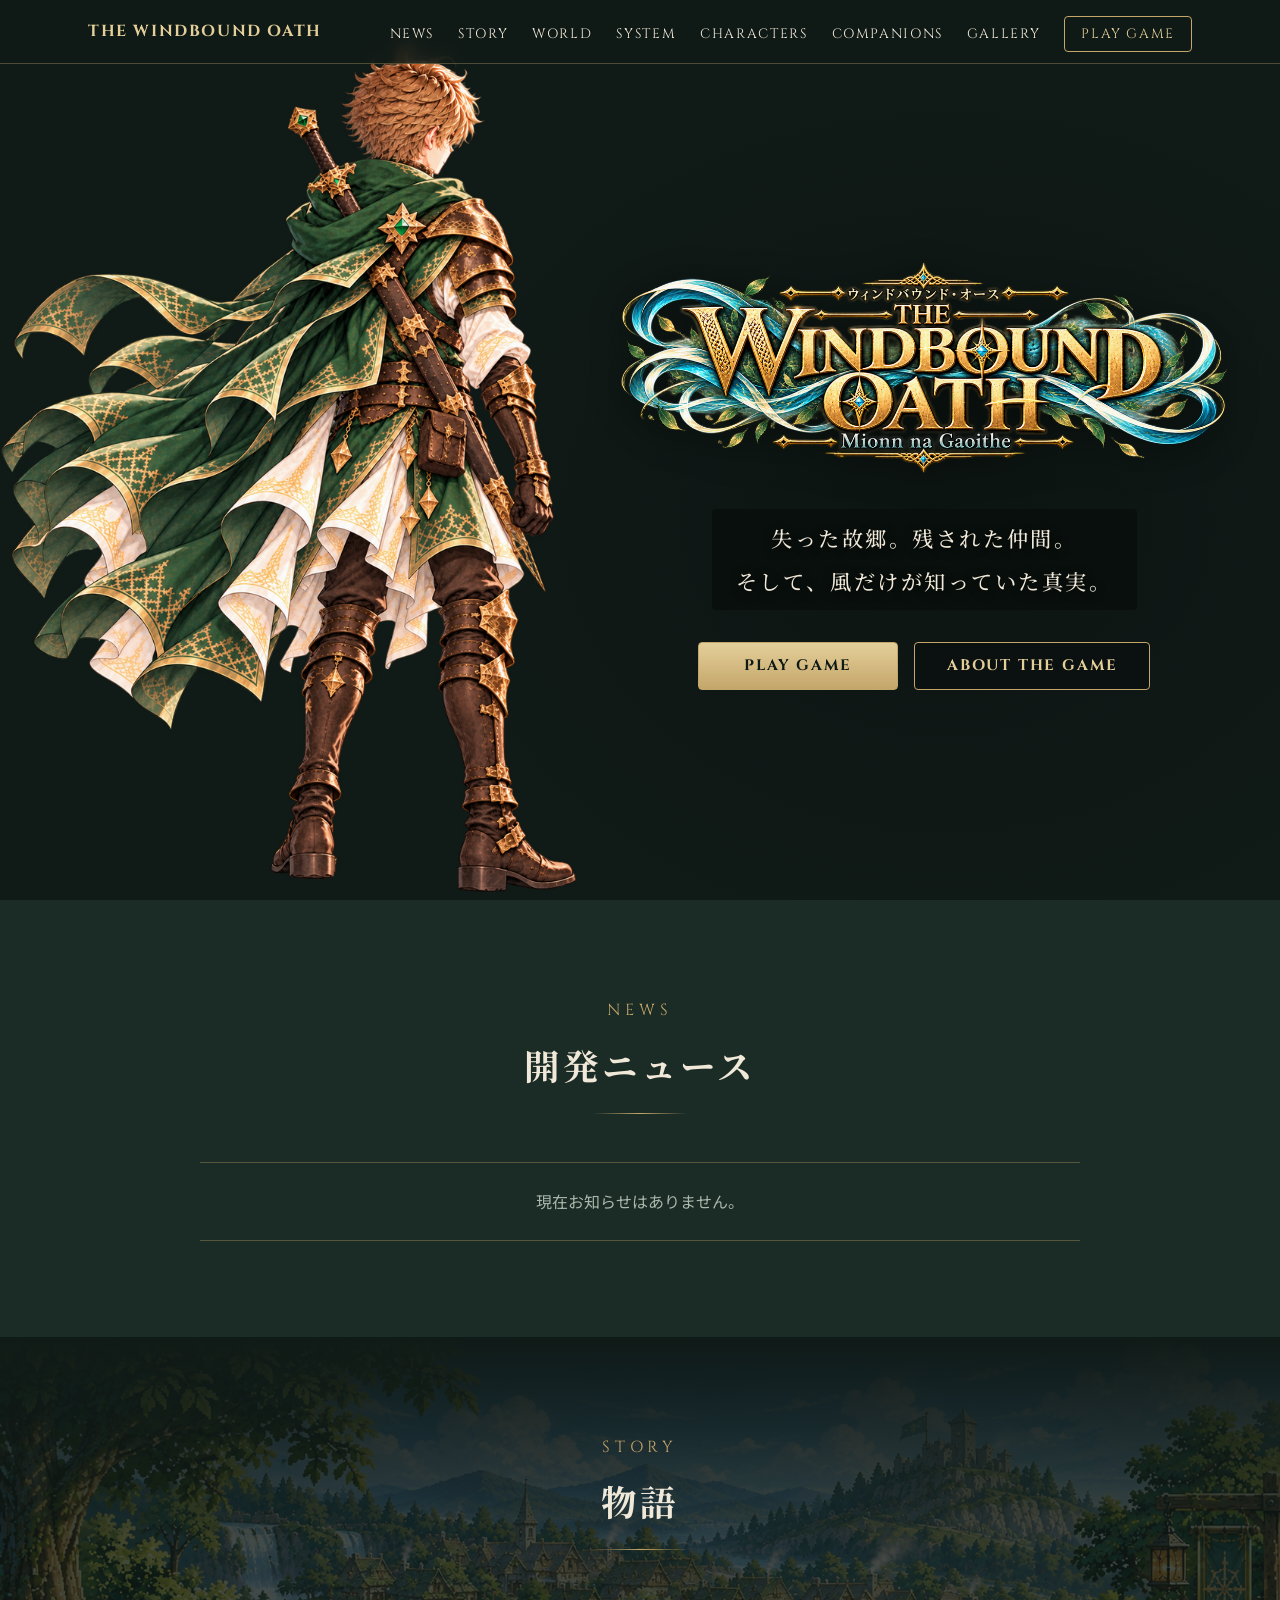
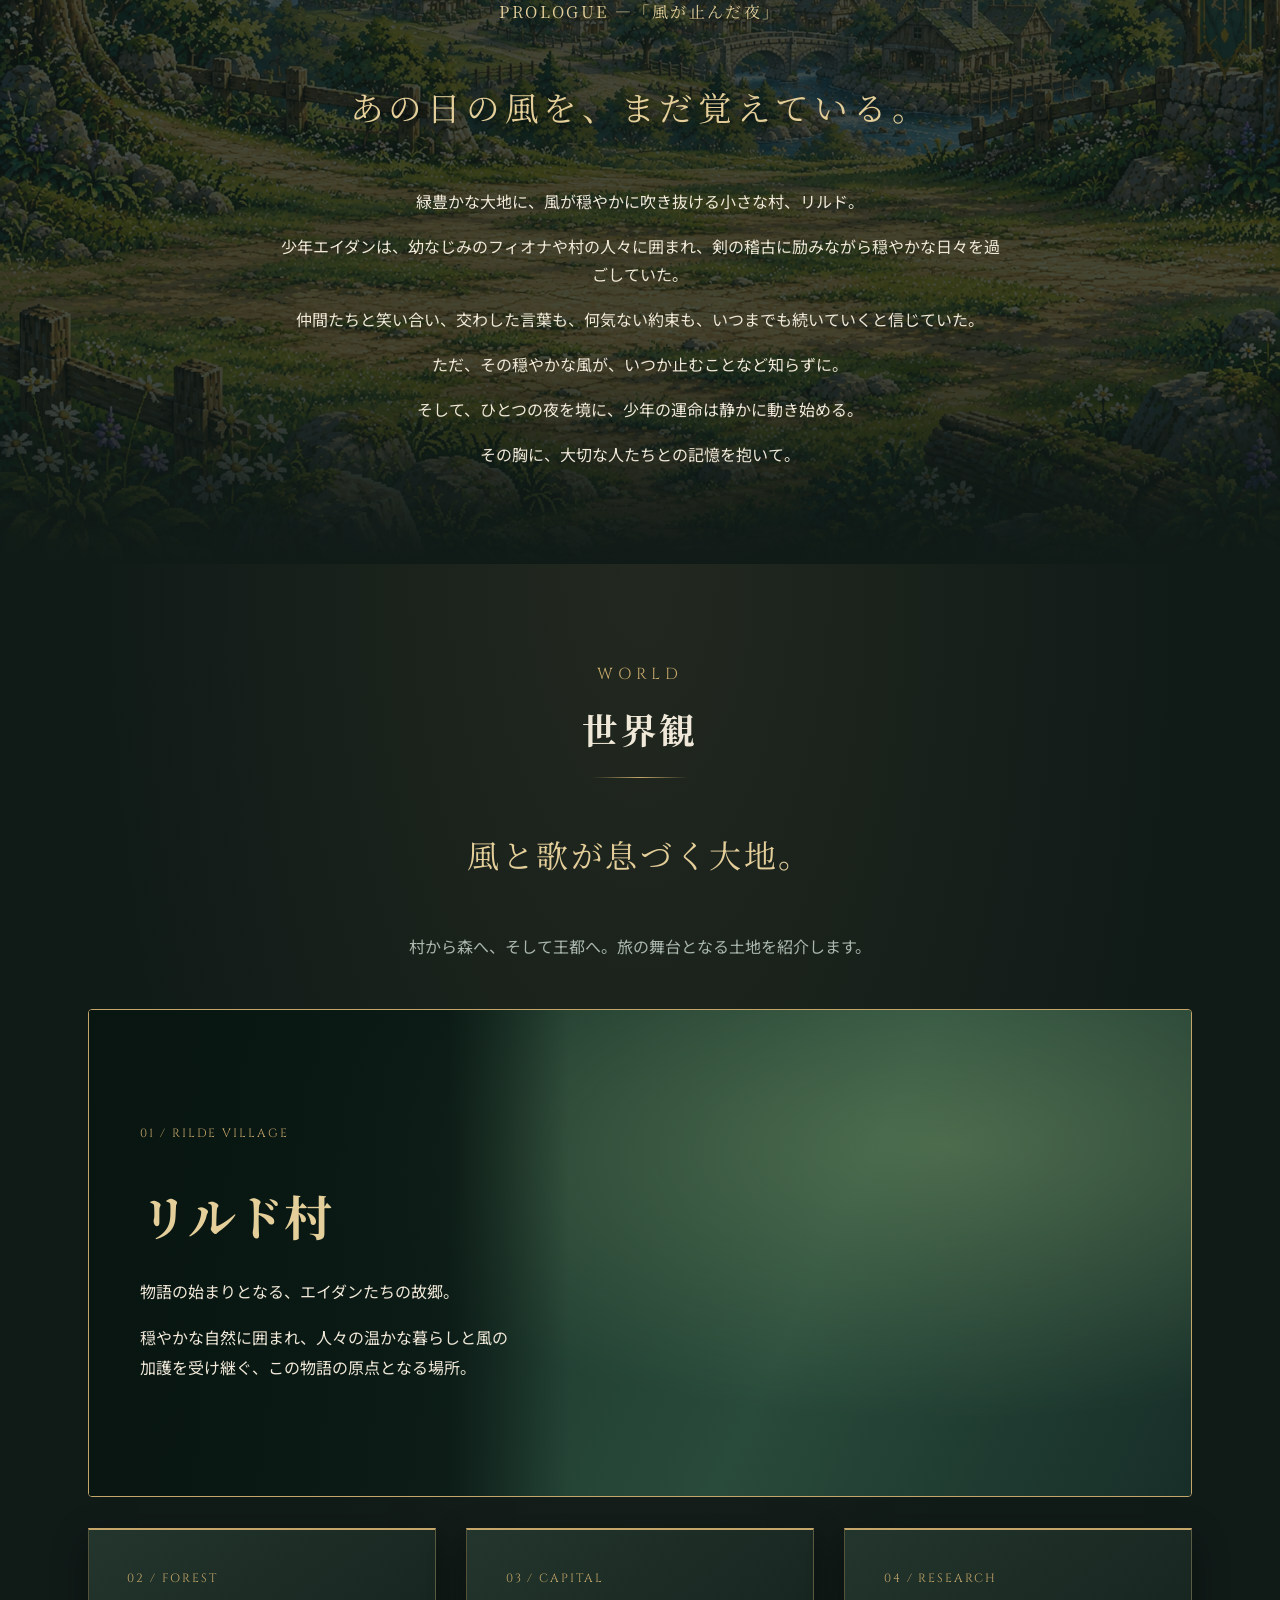
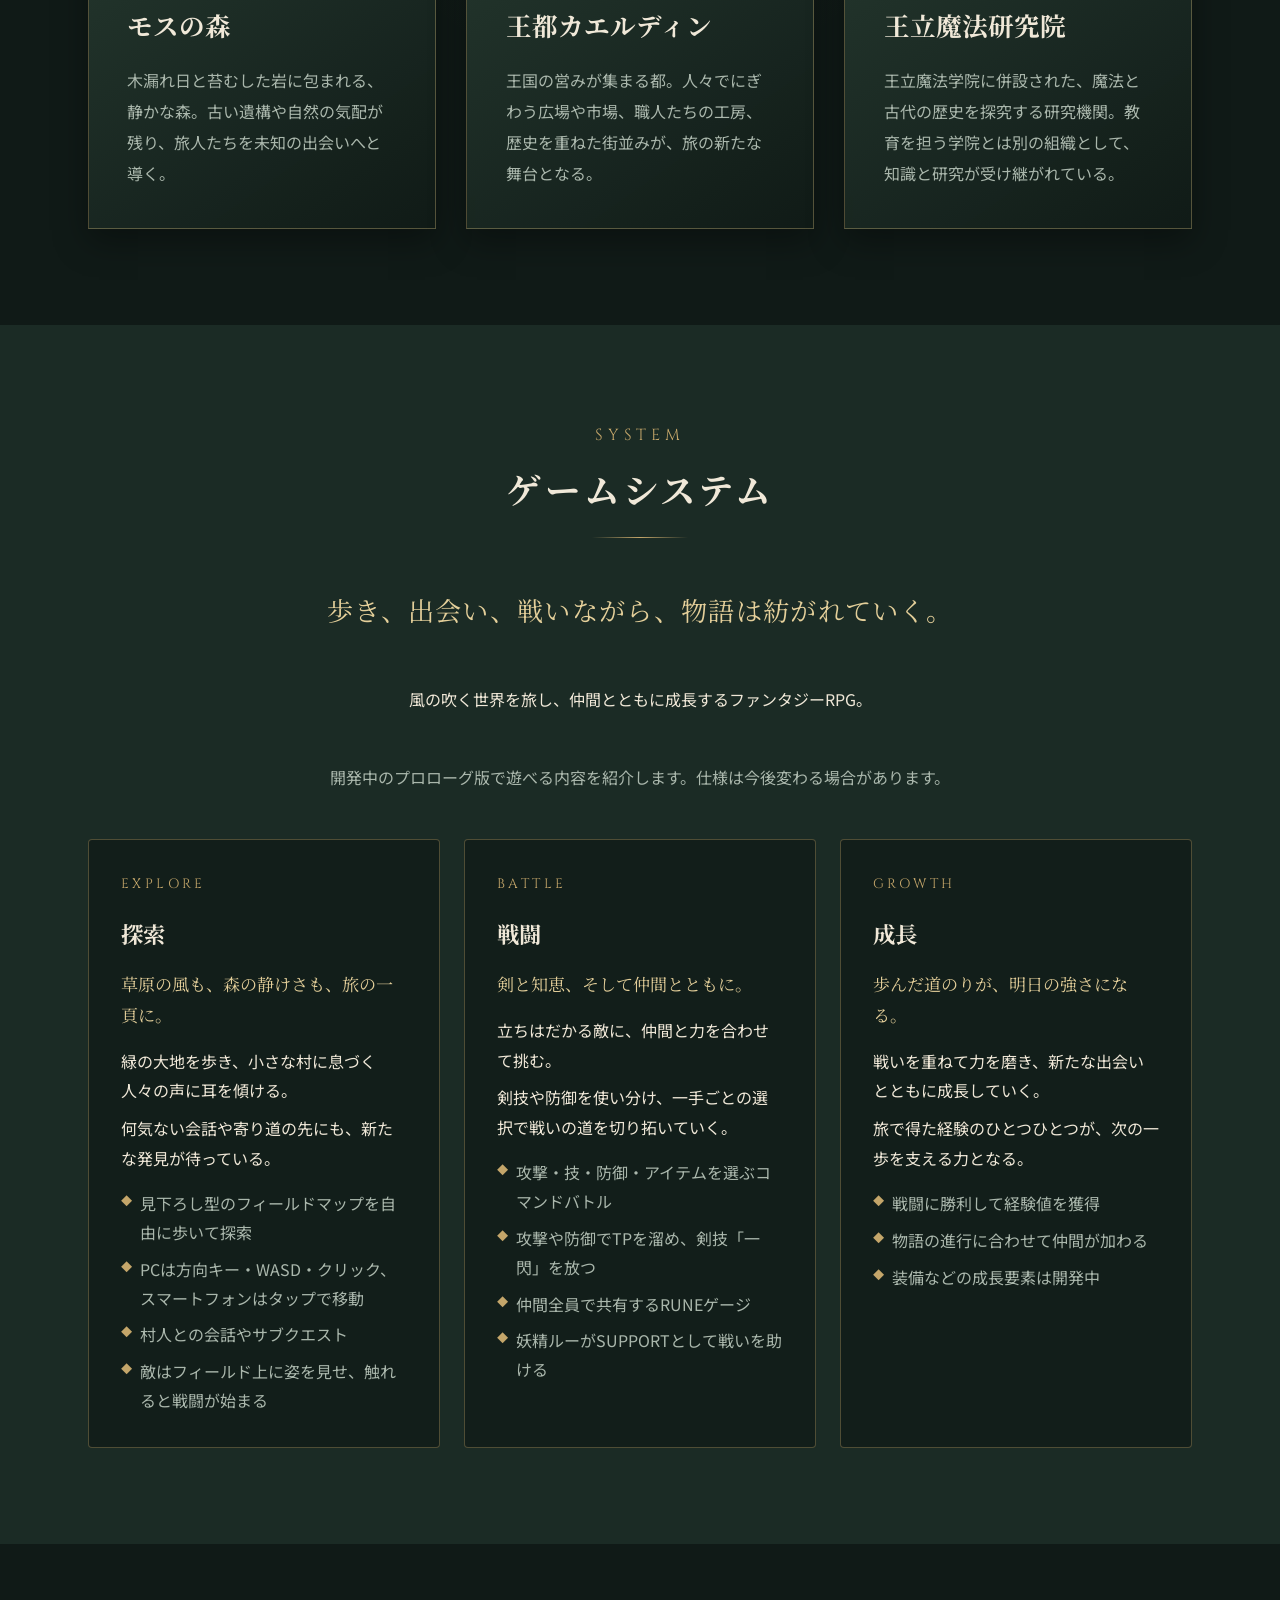
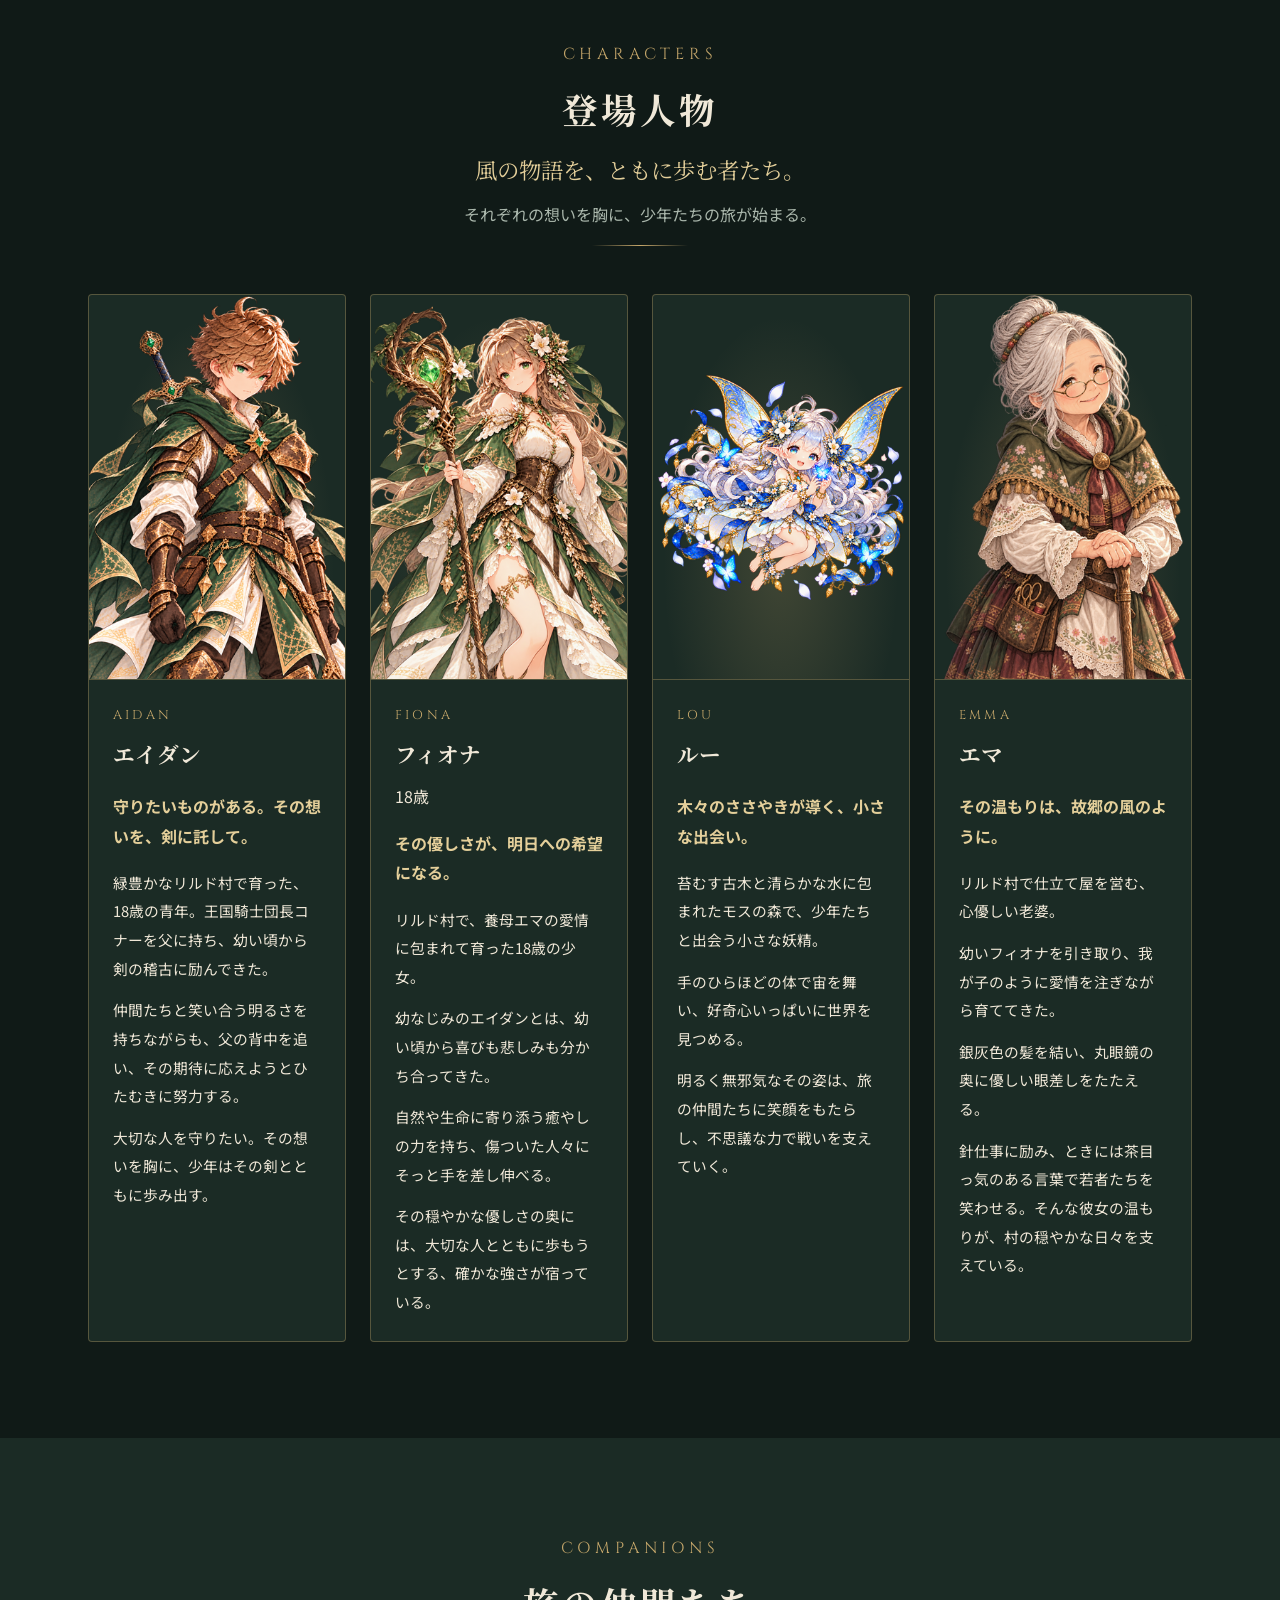
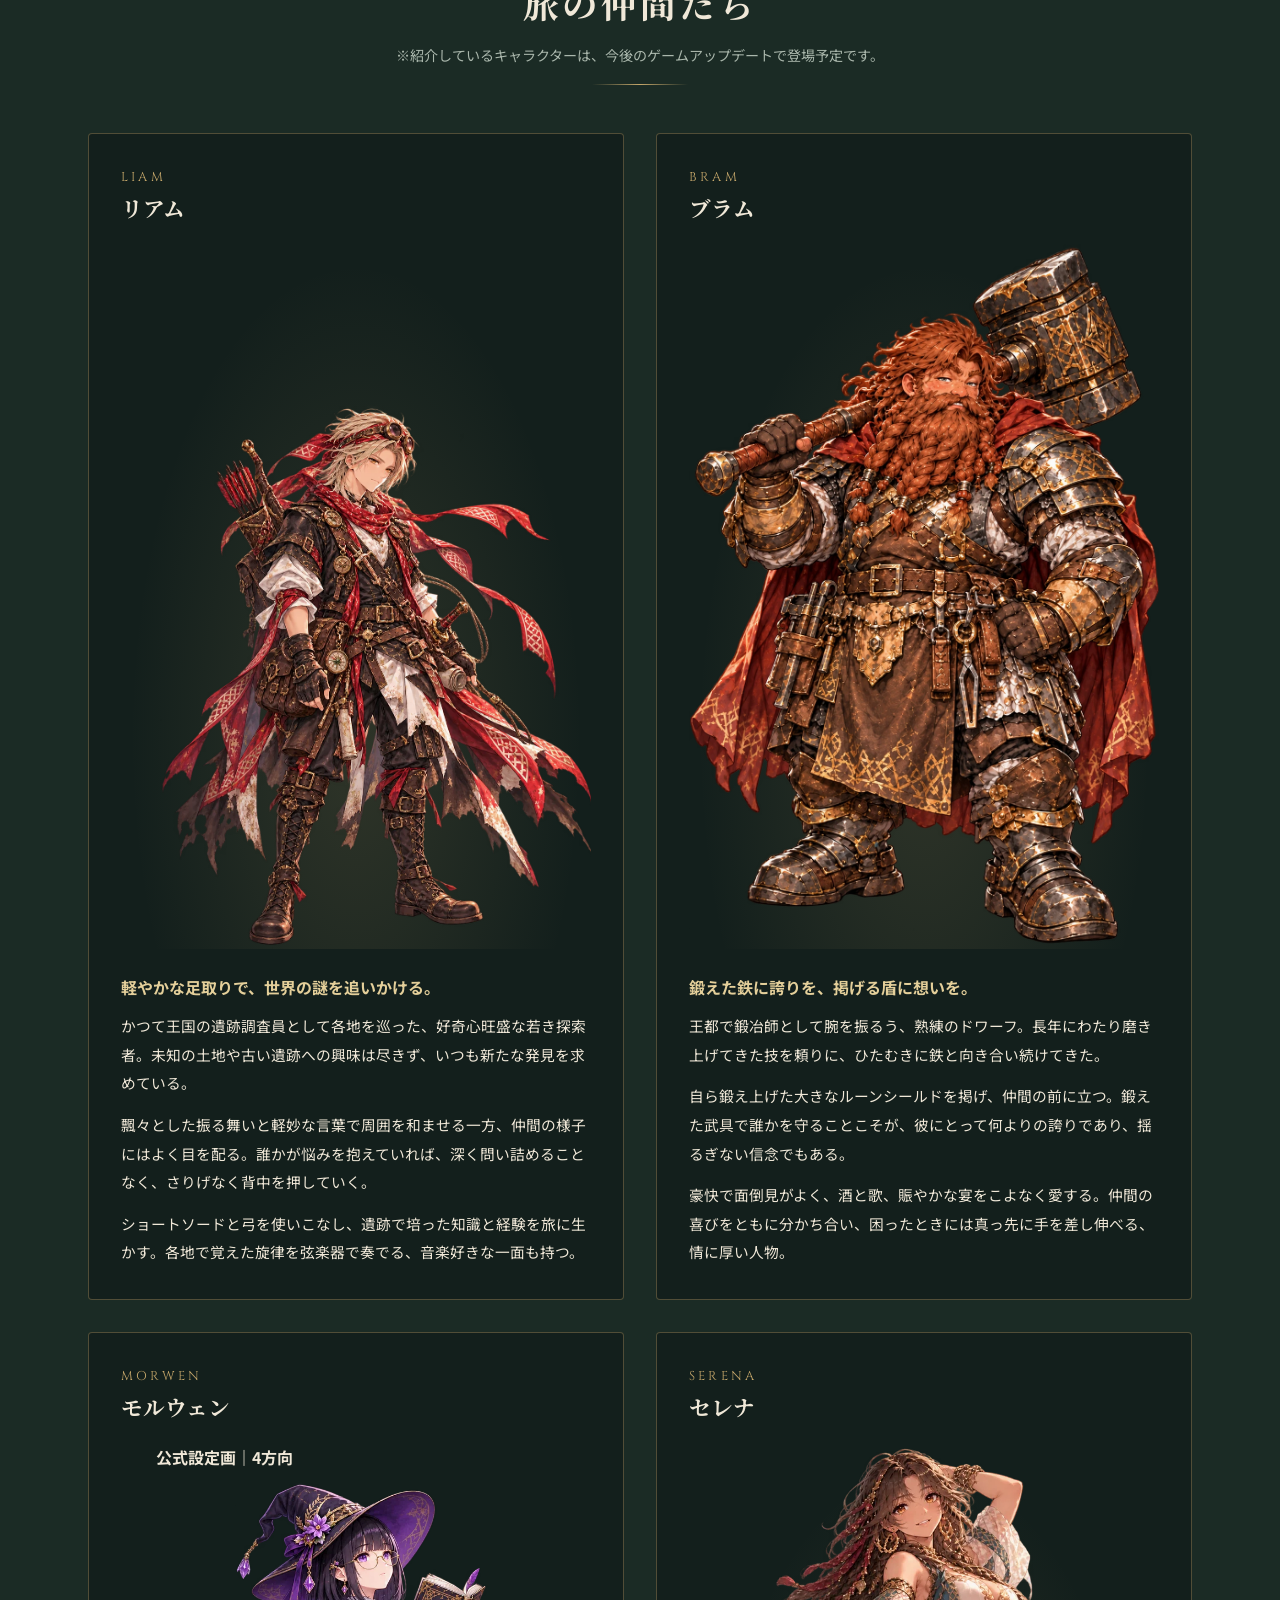
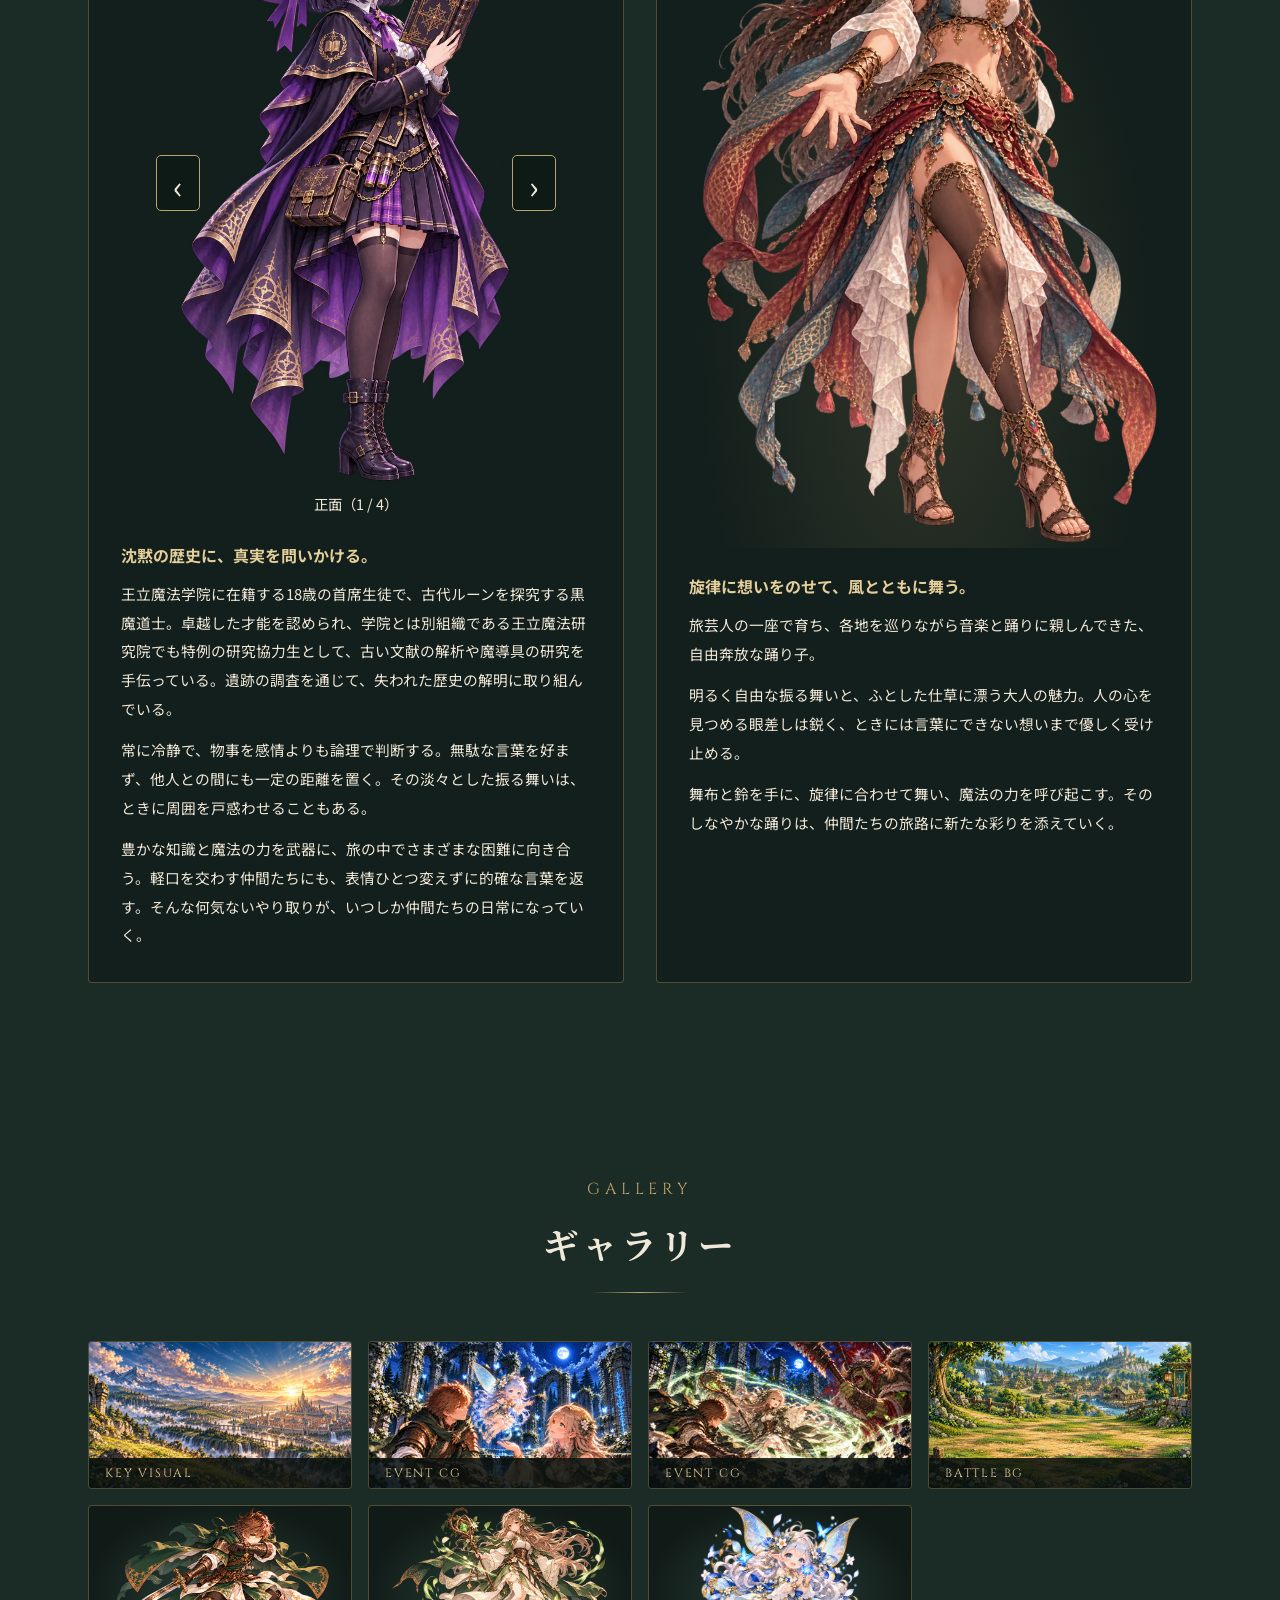
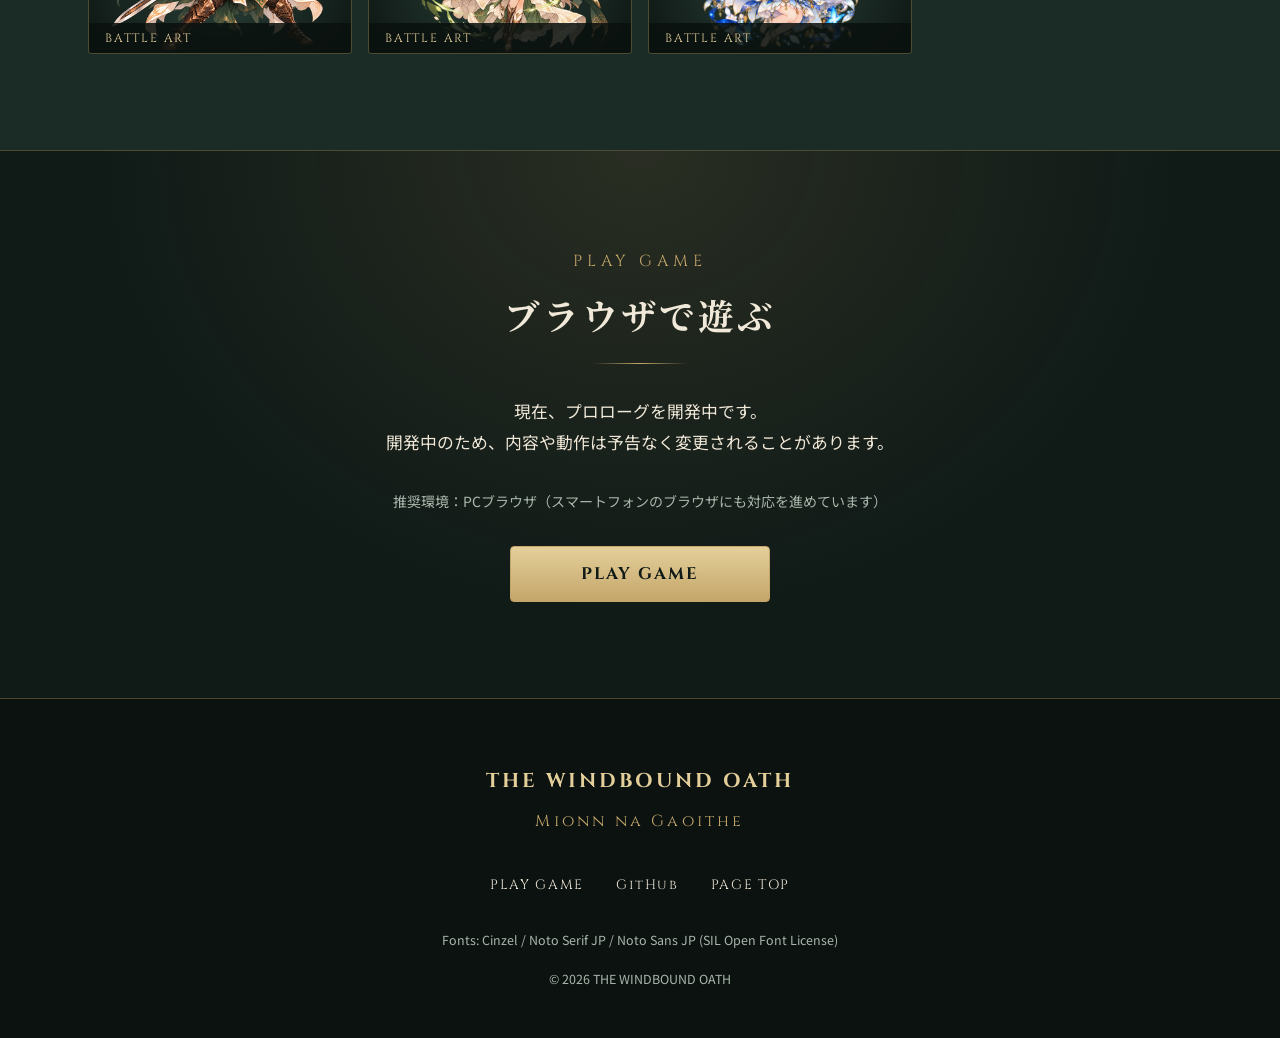
<file: index.html>
<!DOCTYPE html>
<html lang="ja">
<head>
<meta charset="utf-8">
<meta name="viewport" content="width=device-width,initial-scale=1">
<title>THE WINDBOUND OATH | Official Website</title>
<meta name="description" content="オリジナルRPG『THE WINDBOUND OATH ― Mionn na Gaoithe』公式サイト。失った故郷。残された仲間。そして、風だけが知っていた真実。">
<meta name="theme-color" content="#101A17">
<meta property="og:title" content="THE WINDBOUND OATH | Official Website">
<meta property="og:description" content="失った故郷。残された仲間。そして、風だけが知っていた真実。">
<meta property="og:type" content="website">
<meta property="og:url" content="https://celticmusic-nagoya.github.io/the-windbound-oath-website/">
<link rel="canonical" href="https://celticmusic-nagoya.github.io/the-windbound-oath-website/">
<meta property="og:image" content="https://celticmusic-nagoya.github.io/the-windbound-oath-website/img/hero/bg-landscape.webp">
<link rel="icon" type="image/png" href="img/favicon-64.png">
<link rel="preconnect" href="https://fonts.googleapis.com">
<link rel="preconnect" href="https://fonts.gstatic.com" crossorigin>
<link rel="stylesheet" href="https://fonts.googleapis.com/css2?family=Cinzel:wght@500;700&family=Noto+Sans+JP:wght@400;500;700&family=Noto+Serif+JP:wght@500;700&display=swap">
<link rel="preload" as="image" href="img/hero/bg-landscape.webp" media="(min-width: 769px)">
<link rel="preload" as="image" href="img/hero/bg-portrait.webp" media="(max-width: 768px)">
<link rel="stylesheet" href="css/site.css?v=morwen-4v-20261109-2">
<script src="js/site.js?v=morwen-4v-20261109-2" defer></script>
<noscript><style>img[data-defer]{display:none}</style></noscript>
</head>
<body>
<a class="skip-link" href="#main">本文へスキップ</a>

<header class="site-header" id="top">
  <div class="site-header__inner">
    <a class="site-header__brand" href="#hero">THE WINDBOUND OATH</a>
    <button class="nav-toggle" type="button" aria-expanded="false" aria-controls="site-nav">
      <span class="nav-toggle__bar" aria-hidden="true"></span>
      <span class="visually-hidden">メニュー</span>
    </button>
    <nav class="site-nav" id="site-nav" aria-label="メインメニュー">
      <ul class="site-nav__list">
        <li><a href="#news">NEWS</a></li>
        <li><a href="#story">STORY</a></li>
        <li><a href="#world">WORLD</a></li>
        <li><a href="#system">SYSTEM</a></li>
        <li><a href="#characters">CHARACTERS</a></li>
        <li><a href="#companions">COMPANIONS</a></li>
        <li><a href="#gallery">GALLERY</a></li>
        <li><a class="site-nav__play" href="#play">PLAY GAME</a></li>
      </ul>
    </nav>
  </div>
</header>

<main id="main">

<!-- 01 HERO -->
<section class="hero" id="hero" aria-labelledby="hero-title">
  <picture class="hero__bg">
    <source media="(max-width: 768px)" srcset="img/hero/bg-portrait.webp" width="941" height="1672">
    <img src="img/hero/bg-landscape.webp" width="1672" height="941" alt="" fetchpriority="high" decoding="async">
  </picture>
  <div class="hero__shade" aria-hidden="true"></div>
  <img class="hero__aidan" src="img/hero/aidan-back.webp" width="760" height="1140" alt="遠くの王都を見つめるエイダンの後ろ姿" decoding="async">
  <div class="hero__content">
    <h1 class="hero__title" id="hero-title">
      <img class="hero__logo" src="img/hero/logo.webp" width="1200" height="427" alt="THE WINDBOUND OATH ― Mionn na Gaoithe">
    </h1>
    <p class="hero__catch">失った故郷。残された仲間。<br>そして、風だけが知っていた真実。</p>
    <div class="hero__actions">
      <a class="btn btn--primary" href="https://celticmusic-nagoya.github.io/the-windbound-oath/">PLAY GAME</a>
      <a class="btn btn--ghost" href="#story">ABOUT THE GAME</a>
    </div>
  </div>
</section>

<!-- 02 NEWS -->
<section class="section section--alt" id="news" aria-labelledby="news-title">
  <div class="section__inner">
    <header class="section-head">
      <p class="section-head__en">NEWS</p>
      <h2 class="section-head__ja" id="news-title">開発ニュース</h2>
    </header>
    <ul class="news-list" data-news-src="data/news.json">
      <li class="news-list__empty">ニュースを読み込んでいます…</li>
    </ul>
  </div>
</section>

<!-- 03 STORY -->
<section class="section story" id="story" aria-labelledby="story-title">
  <img class="story__bg" data-defer src="img/placeholder.gif" data-src="img/story/bg-01.webp" width="1536" height="1024" alt="" loading="lazy" decoding="async"><noscript><img class="story__bg" src="img/story/bg-01.webp" width="1536" height="1024" alt="" loading="lazy" decoding="async"></noscript>
  <div class="story__shade" aria-hidden="true"></div>
  <div class="section__inner story__inner">
    <header class="section-head">
      <p class="section-head__en">STORY</p>
      <h2 class="section-head__ja" id="story-title">物語</h2>
    </header>
    <p class="story__chapter">PROLOGUE ―「風が止んだ夜」</p>
    <p class="story__theme">あの日の風を、まだ覚えている。</p>
    <div class="story__intro"><p>緑豊かな大地に、風が穏やかに吹き抜ける小さな村、リルド。</p><p>少年エイダンは、幼なじみのフィオナや村の人々に囲まれ、剣の稽古に励みながら穏やかな日々を過ごしていた。</p><p>仲間たちと笑い合い、交わした言葉も、何気ない約束も、いつまでも続いていくと信じていた。</p><p>ただ、その穏やかな風が、いつか止むことなど知らずに。</p><p>そして、ひとつの夜を境に、少年の運命は静かに動き始める。</p><p>その胸に、大切な人たちとの記憶を抱いて。</p></div>
  </div>
</section>

<!-- 04 WORLD -->
<section class="section world" id="world" aria-labelledby="world-title">
  <div class="section__inner">
    <header class="section-head">
      <p class="section-head__en">WORLD</p>
      <h2 class="section-head__ja" id="world-title">世界観</h2>
    </header>
    <p class="world__theme">風と歌が息づく大地。</p>
    <p class="section-lead">村から森へ、そして王都へ。旅の舞台となる土地を紹介します。</p>
    <div class="world-feature">
      <article class="world-feature__village" aria-labelledby="world-rilde-title">
        <div class="world-feature__visual">
          <div class="world-feature__copy">
            <p class="world-card__number">01 / RILDE VILLAGE</p>
            <h3 id="world-rilde-title">リルド村</h3>
            <p>物語の始まりとなる、エイダンたちの故郷。</p>
            <p>穏やかな自然に囲まれ、人々の温かな暮らしと風の加護を受け継ぐ、この物語の原点となる場所。</p>
          </div>
        </div>
      </article>
      <div class="world-grid world-grid--secondary">
        <article class="world-card">
          <p class="world-card__number">02 / FOREST</p>
          <h3>モスの森</h3>
          <p>木漏れ日と苔むした岩に包まれる、静かな森。古い遺構や自然の気配が残り、旅人たちを未知の出会いへと導く。</p>
        </article>
        <article class="world-card">
          <p class="world-card__number">03 / CAPITAL</p>
          <h3>王都カエルディン</h3>
          <p>王国の営みが集まる都。人々でにぎわう広場や市場、職人たちの工房、歴史を重ねた街並みが、旅の新たな舞台となる。</p>
        </article>
        <article class="world-card">
          <p class="world-card__number">04 / RESEARCH</p>
          <h3>王立魔法研究院</h3>
          <p>王立魔法学院に併設された、魔法と古代の歴史を探究する研究機関。教育を担う学院とは別の組織として、知識と研究が受け継がれている。</p>
        </article>
      </div>
    </div>
  </div>
</section>

<!-- 05 SYSTEM -->
<section class="section section--alt" id="system" aria-labelledby="system-title">
  <div class="section__inner">
    <header class="section-head">
      <p class="section-head__en">SYSTEM</p>
      <h2 class="section-head__ja" id="system-title">ゲームシステム</h2>
    </header>
    <p class="system__theme">歩き、出会い、戦いながら、物語は紡がれていく。</p>
    <p class="system__subcopy">風の吹く世界を旅し、仲間とともに成長するファンタジーRPG。</p>
    <p class="section-lead">開発中のプロローグ版で遊べる内容を紹介します。仕様は今後変わる場合があります。</p>
    <div class="system-grid">
      <article class="system-card">
        <p class="system-card__en">EXPLORE</p>
        <h3 class="system-card__title">探索</h3>
        <p class="system-card__tagline">草原の風も、森の静けさも、旅の一頁に。</p>
        <div class="system-card__description">
          <p>緑の大地を歩き、小さな村に息づく人々の声に耳を傾ける。</p>
          <p>何気ない会話や寄り道の先にも、新たな発見が待っている。</p>
        </div>
        <ul class="system-card__list">
          <li>見下ろし型のフィールドマップを自由に歩いて探索</li>
          <li>PCは方向キー・WASD・クリック、スマートフォンはタップで移動</li>
          <li>村人との会話やサブクエスト</li>
          <li>敵はフィールド上に姿を見せ、触れると戦闘が始まる</li>
        </ul>
      </article>
      <article class="system-card">
        <p class="system-card__en">BATTLE</p>
        <h3 class="system-card__title">戦闘</h3>
        <p class="system-card__tagline">剣と知恵、そして仲間とともに。</p>
        <div class="system-card__description">
          <p>立ちはだかる敵に、仲間と力を合わせて挑む。</p>
          <p>剣技や防御を使い分け、一手ごとの選択で戦いの道を切り拓いていく。</p>
        </div>
        <ul class="system-card__list">
          <li>攻撃・技・防御・アイテムを選ぶコマンドバトル</li>
          <li>攻撃や防御でTPを溜め、剣技「一閃」を放つ</li>
          <li>仲間全員で共有するRUNEゲージ</li>
          <li>妖精ルーがSUPPORTとして戦いを助ける</li>
        </ul>
      </article>
      <article class="system-card">
        <p class="system-card__en">GROWTH</p>
        <h3 class="system-card__title">成長</h3>
        <p class="system-card__tagline">歩んだ道のりが、明日の強さになる。</p>
        <div class="system-card__description">
          <p>戦いを重ねて力を磨き、新たな出会いとともに成長していく。</p>
          <p>旅で得た経験のひとつひとつが、次の一歩を支える力となる。</p>
        </div>
        <ul class="system-card__list">
          <li>戦闘に勝利して経験値を獲得</li>
          <li>物語の進行に合わせて仲間が加わる</li>
          <li>装備などの成長要素は開発中</li>
        </ul>
      </article>
    </div>
  </div>
</section>

<!-- 05 CHARACTERS -->
<section class="section" id="characters" aria-labelledby="characters-title">
  <div class="section__inner">
    <header class="section-head">
      <p class="section-head__en">CHARACTERS</p>
      <h2 class="section-head__ja" id="characters-title">登場人物</h2>
      <p class="profile-section__catch">風の物語を、ともに歩む者たち。</p>
      <p class="profile-section__lead">それぞれの想いを胸に、少年たちの旅が始まる。</p>
    </header>
    <div class="char-grid">
      <article class="char-card">
        <div class="char-card__figure"><img data-defer src="img/placeholder.gif" data-src="img/chars/aidan.webp" data-srcset="img/chars/aidan-360.webp 360w, img/chars/aidan-480.webp 480w, img/chars/aidan.webp 640w" data-sizes="(max-width: 768px) calc(50vw - 28px), (max-width: 1024px) calc(46vw - 12px), (max-width: 1199px) calc(23vw - 18px), 258px" width="640" height="960" alt="エイダン" loading="lazy" decoding="async"><noscript><img src="img/chars/aidan.webp" width="640" height="960" alt="エイダン" loading="lazy" decoding="async"></noscript></div>
        <div class="char-card__body">
          <p class="char-card__en">AIDAN</p>
          <h3 class="char-card__name">エイダン</h3>
                    <p class="profile__catch">守りたいものがある。その想いを、剣に託して。</p>
          <div class="profile__description"><p>緑豊かなリルド村で育った、18歳の青年。王国騎士団長コナーを父に持ち、幼い頃から剣の稽古に励んできた。</p><p>仲間たちと笑い合う明るさを持ちながらも、父の背中を追い、その期待に応えようとひたむきに努力する。</p><p>大切な人を守りたい。その想いを胸に、少年はその剣とともに歩み出す。</p></div>
        </div>
      </article>
      <article class="char-card">
        <div class="char-card__figure"><img data-defer src="img/placeholder.gif" data-src="img/chars/fiona.webp" data-srcset="img/chars/fiona-360.webp 360w, img/chars/fiona-480.webp 480w, img/chars/fiona.webp 640w" data-sizes="(max-width: 768px) calc(50vw - 28px), (max-width: 1024px) calc(46vw - 12px), (max-width: 1199px) calc(23vw - 18px), 258px" width="640" height="960" alt="フィオナ" loading="lazy" decoding="async"><noscript><img src="img/chars/fiona.webp" width="640" height="960" alt="フィオナ" loading="lazy" decoding="async"></noscript></div>
        <div class="char-card__body">
          <p class="char-card__en">FIONA</p>
          <h3 class="char-card__name">フィオナ</h3>
          <p class="char-card__age">18歳</p>
          <p class="profile__catch">その優しさが、明日への希望になる。</p>
          <div class="profile__description"><p>リルド村で、養母エマの愛情に包まれて育った18歳の少女。</p><p>幼なじみのエイダンとは、幼い頃から喜びも悲しみも分かち合ってきた。</p><p>自然や生命に寄り添う癒やしの力を持ち、傷ついた人々にそっと手を差し伸べる。</p><p>その穏やかな優しさの奥には、大切な人とともに歩もうとする、確かな強さが宿っている。</p></div>
        </div>
      </article>
      <article class="char-card">
        <div class="char-card__figure char-card__figure--small"><img data-defer src="img/placeholder.gif" data-src="img/chars/lou.webp" data-srcset="img/chars/lou-360.webp 360w, img/chars/lou-480.webp 480w, img/chars/lou.webp 720w" data-sizes="(max-width: 768px) calc(50vw - 28px), (max-width: 1024px) calc(46vw - 12px), (max-width: 1199px) calc(23vw - 18px), 258px" width="720" height="658" alt="ルー" loading="lazy" decoding="async"><noscript><img src="img/chars/lou.webp" width="720" height="658" alt="ルー" loading="lazy" decoding="async"></noscript></div>
        <div class="char-card__body">
          <p class="char-card__en">LOU</p>
          <h3 class="char-card__name">ルー</h3>
          <p class="profile__catch">木々のささやきが導く、小さな出会い。</p>
          <div class="profile__description"><p>苔むす古木と清らかな水に包まれたモスの森で、少年たちと出会う小さな妖精。</p><p>手のひらほどの体で宙を舞い、好奇心いっぱいに世界を見つめる。</p><p>明るく無邪気なその姿は、旅の仲間たちに笑顔をもたらし、不思議な力で戦いを支えていく。</p></div>
        </div>
      </article>
      <article class="char-card">
        <div class="char-card__figure"><img data-defer src="img/placeholder.gif" data-src="img/chars/emma.webp" data-srcset="img/chars/emma-360.webp 360w, img/chars/emma-480.webp 480w, img/chars/emma.webp 640w" data-sizes="(max-width: 768px) calc(50vw - 28px), (max-width: 1024px) calc(46vw - 12px), (max-width: 1199px) calc(23vw - 18px), 258px" width="640" height="960" alt="エマ" loading="lazy" decoding="async"><noscript><img src="img/chars/emma.webp" width="640" height="960" alt="エマ" loading="lazy" decoding="async"></noscript></div>
        <div class="char-card__body">
          <p class="char-card__en">EMMA</p>
          <h3 class="char-card__name">エマ</h3>
          <p class="profile__catch">その温もりは、故郷の風のように。</p>
          <div class="profile__description"><p>リルド村で仕立て屋を営む、心優しい老婆。</p><p>幼いフィオナを引き取り、我が子のように愛情を注ぎながら育ててきた。</p><p>銀灰色の髪を結い、丸眼鏡の奥に優しい眼差しをたたえる。</p><p>針仕事に励み、ときには茶目っ気のある言葉で若者たちを笑わせる。そんな彼女の温もりが、村の穏やかな日々を支えている。</p></div>
        </div>
      </article>
    </div>
  </div>
</section>

<!-- 06 COMPANIONS: approved copy; future playable characters, images pending approval -->
<section class="section section--alt" id="companions" aria-labelledby="companions-title">
  <div class="section__inner">
    <header class="section-head">
      <p class="section-head__en">COMPANIONS</p>
      <h2 class="section-head__ja" id="companions-title">旅の仲間たち</h2>
      <p class="profile-section__notice">※紹介しているキャラクターは、今後のゲームアップデートで登場予定です。</p>
    </header>
    <div class="companion-grid">
      <article class="companion-card companion-card--liam">
        <p class="char-card__en">LIAM</p>
        <h3 class="char-card__name">リアム</h3>
        <div class="companion-card__figure"><img src="assets/companions/liam.webp" width="1223" height="1286" alt="リアムの正式採用イラスト" loading="lazy" decoding="async"></div>
        <p class="profile__catch">軽やかな足取りで、世界の謎を追いかける。</p>
        <div class="profile__description"><p>かつて王国の遺跡調査員として各地を巡った、好奇心旺盛な若き探索者。未知の土地や古い遺跡への興味は尽きず、いつも新たな発見を求めている。</p><p>飄々とした振る舞いと軽妙な言葉で周囲を和ませる一方、仲間の様子にはよく目を配る。誰かが悩みを抱えていれば、深く問い詰めることなく、さりげなく背中を押していく。</p><p>ショートソードと弓を使いこなし、遺跡で培った知識と経験を旅に生かす。各地で覚えた旋律を弦楽器で奏でる、音楽好きな一面も持つ。</p></div>
      </article>
      <article class="companion-card">
        <p class="char-card__en">BRAM</p>
        <h3 class="char-card__name">ブラム</h3>
        <div class="companion-card__figure"><img src="assets/companions/bram.webp" width="1024" height="1536" alt="ブラムの正式採用イラスト" loading="lazy" decoding="async"></div>
        <p class="profile__catch">鍛えた鉄に誇りを、掲げる盾に想いを。</p>
        <div class="profile__description"><p>王都で鍛冶師として腕を振るう、熟練のドワーフ。長年にわたり磨き上げてきた技を頼りに、ひたむきに鉄と向き合い続けてきた。</p><p>自ら鍛え上げた大きなルーンシールドを掲げ、仲間の前に立つ。鍛えた武具で誰かを守ることこそが、彼にとって何よりの誇りであり、揺るぎない信念でもある。</p><p>豪快で面倒見がよく、酒と歌、賑やかな宴をこよなく愛する。仲間の喜びをともに分かち合い、困ったときには真っ先に手を差し伸べる、情に厚い人物。</p></div>
      </article>
      <article class="companion-card">
        <p class="char-card__en">MORWEN</p>
        <h3 class="char-card__name">モルウェン</h3>
        
        <section class="morwen-views" aria-label="モルウェン公式四方向設定画">
          <h4 class="morwen-views__title">公式設定画｜4方向</h4>
          <div class="morwen-views__stage" tabindex="0" role="region" aria-roledescription="カルーセル" aria-label="モルウェンの4方向設定画。左右矢印キーまたはスワイプで切り替え">
            <button type="button" class="morwen-views__arrow morwen-views__arrow--prev" aria-label="前の方向を表示">‹</button>
            <img class="morwen-views__image" src="assets/companions/morwen.webp" width="720" height="1080" alt="モルウェン公式設定画・正面" loading="lazy" decoding="async" draggable="false">
            <button type="button" class="morwen-views__arrow morwen-views__arrow--next" aria-label="次の方向を表示">›</button>
          </div>
          <p class="morwen-views__status" aria-live="polite">正面（1 / 4）</p>
        </section>
        
        
        <p class="profile__catch">沈黙の歴史に、真実を問いかける。</p>
        <div class="profile__description"><p>王立魔法学院に在籍する18歳の首席生徒で、古代ルーンを探究する黒魔道士。卓越した才能を認められ、学院とは別組織である王立魔法研究院でも特例の研究協力生として、古い文献の解析や魔導具の研究を手伝っている。遺跡の調査を通じて、失われた歴史の解明に取り組んでいる。</p><p>常に冷静で、物事を感情よりも論理で判断する。無駄な言葉を好まず、他人との間にも一定の距離を置く。その淡々とした振る舞いは、ときに周囲を戸惑わせることもある。</p><p>豊かな知識と魔法の力を武器に、旅の中でさまざまな困難に向き合う。軽口を交わす仲間たちにも、表情ひとつ変えずに的確な言葉を返す。そんな何気ないやり取りが、いつしか仲間たちの日常になっていく。</p></div>
      </article>
      <article class="companion-card">
        <p class="char-card__en">SERENA</p>
        <h3 class="char-card__name">セレナ</h3>
        <div class="companion-card__figure"><img src="assets/companions/serena.webp" width="720" height="1080" alt="セレナの正式採用全身イラスト" loading="lazy" decoding="async"></div>
        <p class="profile__catch">旋律に想いをのせて、風とともに舞う。</p>
        <div class="profile__description"><p>旅芸人の一座で育ち、各地を巡りながら音楽と踊りに親しんできた、自由奔放な踊り子。</p><p>明るく自由な振る舞いと、ふとした仕草に漂う大人の魅力。人の心を見つめる眼差しは鋭く、ときには言葉にできない想いまで優しく受け止める。</p><p>舞布と鈴を手に、旋律に合わせて舞い、魔法の力を呼び起こす。そのしなやかな踊りは、仲間たちの旅路に新たな彩りを添えていく。</p></div>
      </article>
    </div>
  </div>
</section>

<!-- 07 GALLERY -->
<section class="section section--alt" id="gallery" aria-labelledby="gallery-title">
  <div class="section__inner">
    <header class="section-head">
      <p class="section-head__en">GALLERY</p>
      <h2 class="section-head__ja" id="gallery-title">ギャラリー</h2>
    </header>
    <ul class="gallery-grid">
      <li><button class="gallery-item" type="button" data-full="img/hero/bg-landscape.webp" data-w="1672" data-h="941" data-caption="KEY VISUAL"><img data-defer src="img/placeholder.gif" data-src="img/gallery/key-visual-thumb.webp" data-srcset="img/gallery/key-visual-thumb-360.webp 360w, img/gallery/key-visual-thumb.webp 640w" data-sizes="(max-width: 768px) calc(50vw - 24px), (max-width: 882px) calc(46vw - 8px), (max-width: 1183px) calc(30.67vw - 11px), (max-width: 1199px) calc(23vw - 12px), 264px" width="640" height="360" alt="キービジュアル背景：王都を望む丘" loading="lazy" decoding="async"><noscript><img src="img/gallery/key-visual-thumb.webp" width="640" height="360" alt="キービジュアル背景：王都を望む丘" loading="lazy" decoding="async"></noscript><span class="gallery-item__cap">KEY VISUAL</span></button></li>
      <li><button class="gallery-item" type="button" data-full="img/gallery/cg01-full.webp" data-w="1672" data-h="941" data-caption="EVENT CG ― ルーとの出会い"><img data-defer src="img/placeholder.gif" data-src="img/gallery/cg01-thumb.webp" data-srcset="img/gallery/cg01-thumb-360.webp 360w, img/gallery/cg01-thumb.webp 640w" data-sizes="(max-width: 768px) calc(50vw - 24px), (max-width: 882px) calc(46vw - 8px), (max-width: 1183px) calc(30.67vw - 11px), (max-width: 1199px) calc(23vw - 12px), 264px" width="640" height="360" alt="イベントCG：ルーとの出会い" loading="lazy" decoding="async"><noscript><img src="img/gallery/cg01-thumb.webp" width="640" height="360" alt="イベントCG：ルーとの出会い" loading="lazy" decoding="async"></noscript><span class="gallery-item__cap">EVENT CG</span></button></li>
      <li><button class="gallery-item" type="button" data-full="img/gallery/cg03-full.webp" data-w="1672" data-h="941" data-caption="EVENT CG ― 風の舞"><img data-defer src="img/placeholder.gif" data-src="img/gallery/cg03-thumb.webp" data-srcset="img/gallery/cg03-thumb-360.webp 360w, img/gallery/cg03-thumb.webp 640w" data-sizes="(max-width: 768px) calc(50vw - 24px), (max-width: 882px) calc(46vw - 8px), (max-width: 1183px) calc(30.67vw - 11px), (max-width: 1199px) calc(23vw - 12px), 264px" width="640" height="360" alt="イベントCG：フィオナの風の舞" loading="lazy" decoding="async"><noscript><img src="img/gallery/cg03-thumb.webp" width="640" height="360" alt="イベントCG：フィオナの風の舞" loading="lazy" decoding="async"></noscript><span class="gallery-item__cap">EVENT CG</span></button></li>
      <li><button class="gallery-item" type="button" data-full="img/story/bg-01.webp" data-w="1536" data-h="1024" data-caption="BATTLE BACKGROUND ― 草原・街道"><img data-defer src="img/placeholder.gif" data-src="img/gallery/bg-01-thumb.webp" data-srcset="img/gallery/bg-01-thumb-360.webp 360w, img/gallery/bg-01-thumb.webp 640w" data-sizes="(max-width: 768px) calc(50vw - 24px), (max-width: 882px) calc(46vw - 8px), (max-width: 1183px) calc(30.67vw - 11px), (max-width: 1199px) calc(23vw - 12px), 264px" width="640" height="427" alt="戦闘背景：草原と街道" loading="lazy" decoding="async"><noscript><img src="img/gallery/bg-01-thumb.webp" width="640" height="427" alt="戦闘背景：草原と街道" loading="lazy" decoding="async"></noscript><span class="gallery-item__cap">BATTLE BG</span></button></li>
      <li><button class="gallery-item gallery-item--alpha" type="button" data-full="img/gallery/aidan-battle-full.webp" data-w="1536" data-h="1024" data-caption="BATTLE ― エイダン"><img data-defer src="img/placeholder.gif" data-src="img/gallery/aidan-battle-thumb.webp" data-srcset="img/gallery/aidan-battle-thumb-360.webp 360w, img/gallery/aidan-battle-thumb.webp 640w" data-sizes="(max-width: 768px) calc(50vw - 24px), (max-width: 882px) calc(46vw - 8px), (max-width: 1183px) calc(30.67vw - 11px), (max-width: 1199px) calc(23vw - 12px), 264px" width="640" height="427" alt="戦闘グラフィック：エイダン" loading="lazy" decoding="async"><noscript><img src="img/gallery/aidan-battle-thumb.webp" width="640" height="427" alt="戦闘グラフィック：エイダン" loading="lazy" decoding="async"></noscript><span class="gallery-item__cap">BATTLE ART</span></button></li>
      <li><button class="gallery-item gallery-item--alpha" type="button" data-full="img/gallery/fiona-battle-full.webp" data-w="1536" data-h="1024" data-caption="BATTLE ― フィオナ"><img data-defer src="img/placeholder.gif" data-src="img/gallery/fiona-battle-thumb.webp" data-srcset="img/gallery/fiona-battle-thumb-360.webp 360w, img/gallery/fiona-battle-thumb.webp 640w" data-sizes="(max-width: 768px) calc(50vw - 24px), (max-width: 882px) calc(46vw - 8px), (max-width: 1183px) calc(30.67vw - 11px), (max-width: 1199px) calc(23vw - 12px), 264px" width="640" height="427" alt="戦闘グラフィック：フィオナ" loading="lazy" decoding="async"><noscript><img src="img/gallery/fiona-battle-thumb.webp" width="640" height="427" alt="戦闘グラフィック：フィオナ" loading="lazy" decoding="async"></noscript><span class="gallery-item__cap">BATTLE ART</span></button></li>
      <li><button class="gallery-item gallery-item--alpha" type="button" data-full="img/gallery/lou-battle-full.webp" data-w="1312" data-h="1199" data-caption="BATTLE ― ルー"><img data-defer src="img/placeholder.gif" data-src="img/gallery/lou-battle-thumb.webp" data-srcset="img/gallery/lou-battle-thumb-360.webp 360w, img/gallery/lou-battle-thumb.webp 640w" data-sizes="(max-width: 768px) calc(50vw - 24px), (max-width: 882px) calc(46vw - 8px), (max-width: 1183px) calc(30.67vw - 11px), (max-width: 1199px) calc(23vw - 12px), 264px" width="640" height="585" alt="戦闘グラフィック：ルー" loading="lazy" decoding="async"><noscript><img src="img/gallery/lou-battle-thumb.webp" width="640" height="585" alt="戦闘グラフィック：ルー" loading="lazy" decoding="async"></noscript><span class="gallery-item__cap">BATTLE ART</span></button></li>
      <!-- Gameplay screenshots (img/screenshots/candidates/) are added after director approval. -->
    </ul>
  </div>
</section>

<!-- 07 PLAY GAME -->
<section class="section play" id="play" aria-labelledby="play-title">
  <div class="section__inner play__inner">
    <header class="section-head">
      <p class="section-head__en">PLAY GAME</p>
      <h2 class="section-head__ja" id="play-title">ブラウザで遊ぶ</h2>
    </header>
    <p class="play__text">現在、プロローグを開発中です。<br>開発中のため、内容や動作は予告なく変更されることがあります。</p>
    <p class="play__note">推奨環境：PCブラウザ（スマートフォンのブラウザにも対応を進めています）</p>
    <a class="btn btn--primary btn--large" href="https://celticmusic-nagoya.github.io/the-windbound-oath/">PLAY GAME</a>
  </div>
</section>

</main>

<!-- 08 FOOTER -->
<footer class="site-footer">
  <div class="site-footer__inner">
    <p class="site-footer__title">THE WINDBOUND OATH</p>
    <p class="site-footer__sub">Mionn na Gaoithe</p>
    <ul class="site-footer__links">
      <li><a href="https://celticmusic-nagoya.github.io/the-windbound-oath/">PLAY GAME</a></li>
      <li><a href="https://github.com/celticmusic-nagoya/the-windbound-oath" rel="noopener">GitHub</a></li>
      <li><a href="#top">PAGE TOP</a></li>
    </ul>
    <p class="site-footer__credit">Fonts: Cinzel / Noto Serif JP / Noto Sans JP (SIL Open Font License)</p>
    <p class="site-footer__copy">&copy; 2026 THE WINDBOUND OATH</p>
  </div>
</footer>

<dialog class="lightbox" aria-label="画像の拡大表示">
  <figure class="lightbox__figure">
    <img class="lightbox__img" src="img/placeholder.gif" alt="" width="1672" height="941">
    <figcaption class="lightbox__cap"></figcaption>
  </figure>
  <button class="lightbox__btn lightbox__prev" type="button" aria-label="前の画像">&#8249;</button>
  <button class="lightbox__btn lightbox__next" type="button" aria-label="次の画像">&#8250;</button>
  <button class="lightbox__close" type="button" aria-label="閉じる">&times;</button>
</dialog>
</body>
</html>
</file>
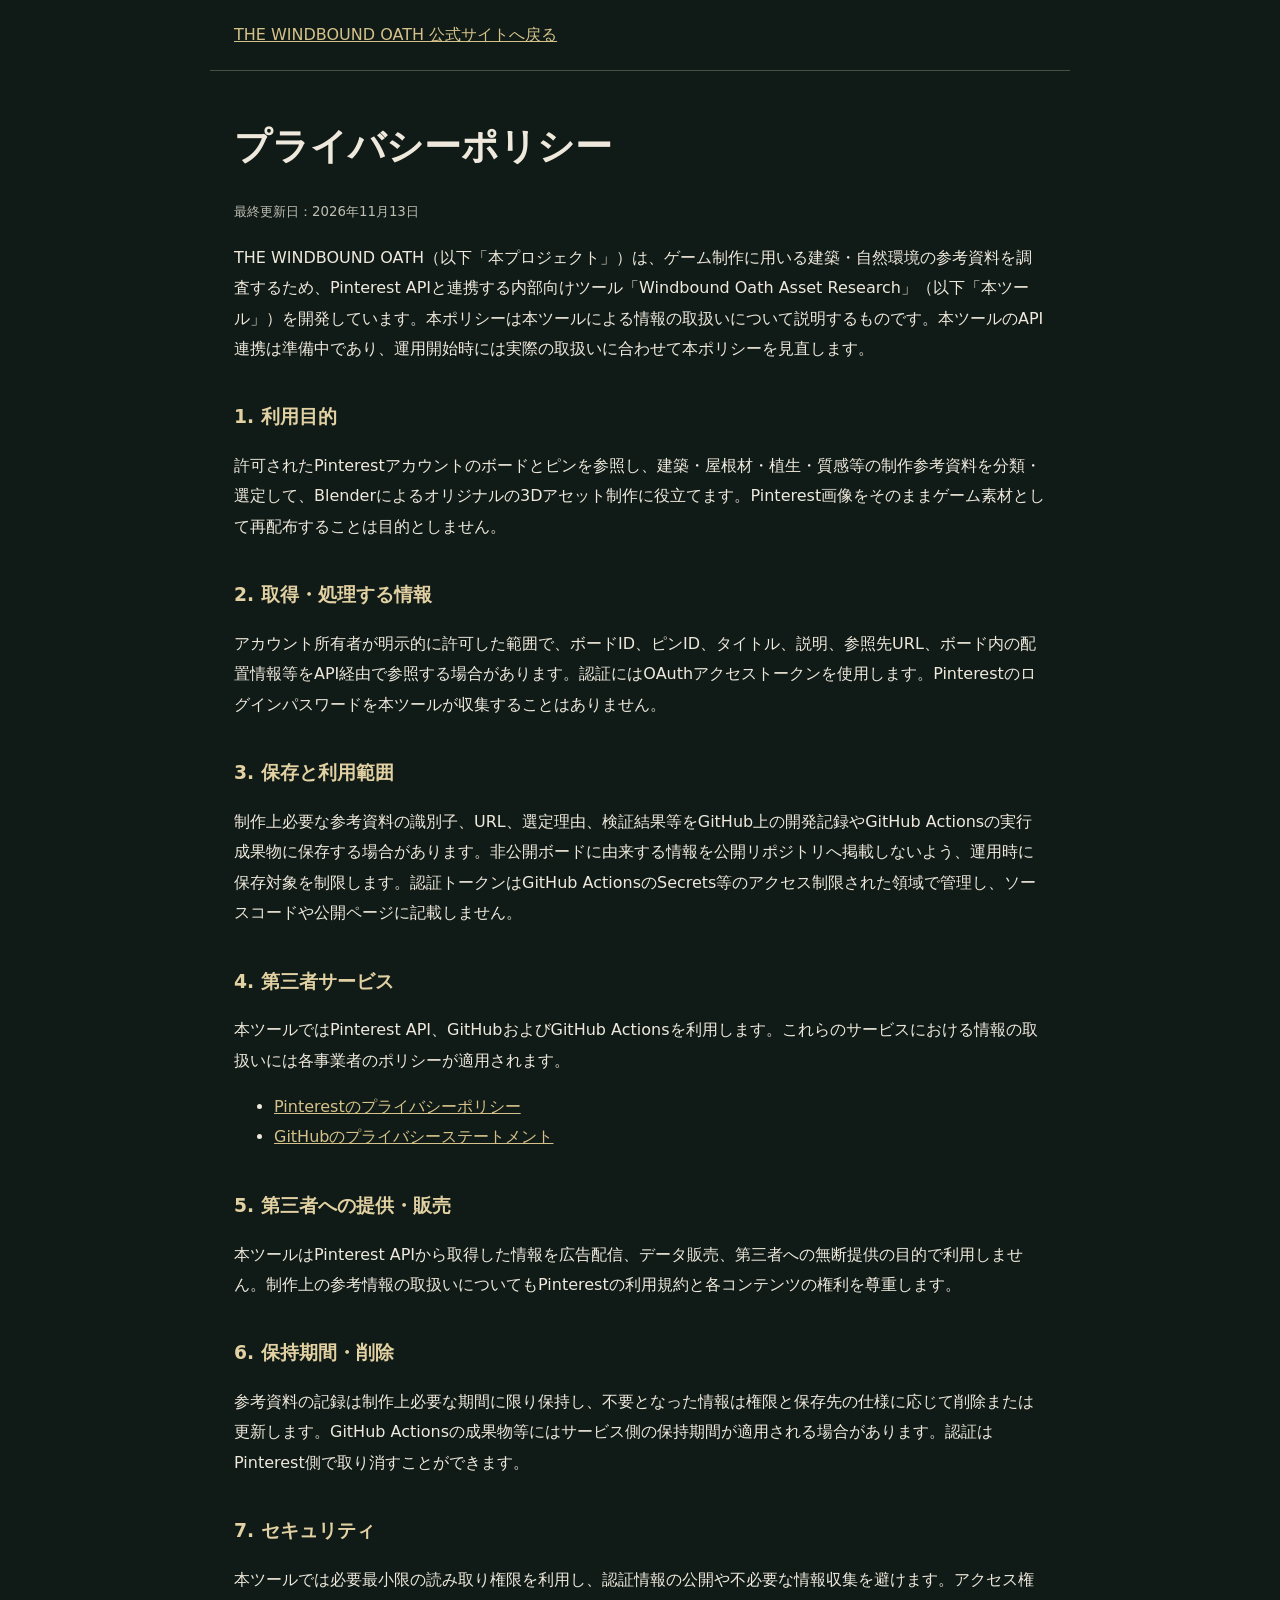
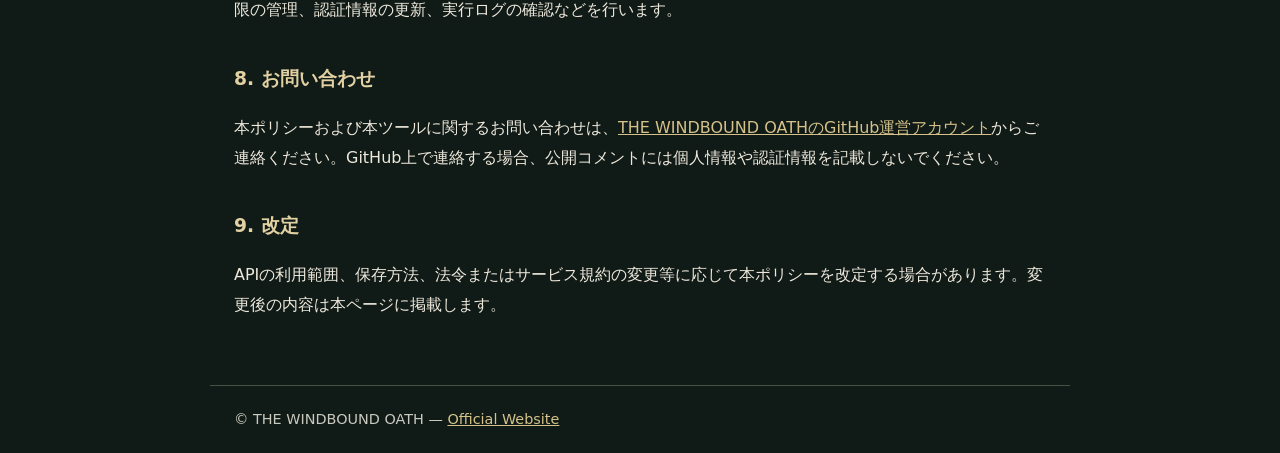
<file: privacy.html>
<!doctype html>
<html lang="ja">
<head>
<meta charset="utf-8">
<meta name="viewport" content="width=device-width,initial-scale=1">
<meta name="theme-color" content="#101A17">
<meta name="robots" content="index,follow">
<title>プライバシーポリシー | THE WINDBOUND OATH</title>
<meta name="description" content="THE WINDBOUND OATHのPinterest資料調査アプリに関するプライバシーポリシー。">
<link rel="canonical" href="https://celticmusic-nagoya.github.io/the-windbound-oath-website/privacy.html">
<style>
:root{color-scheme:dark;font-family:"Noto Sans JP",system-ui,-apple-system,sans-serif}
*{box-sizing:border-box}body{margin:0;background:#101a17;color:#eee9dc;line-height:1.9}
header,main,footer{max-width:860px;margin:auto;padding:20px 24px}
header{border-bottom:1px solid #465148}a{color:#d5c28a}a:focus-visible{outline:3px solid #e3cb84;outline-offset:4px}
h1{font-size:clamp(1.6rem,4vw,2.3rem);line-height:1.35}h2{font-size:1.17rem;color:#e2d1a2;margin-top:2.2rem}
p,li{overflow-wrap:anywhere}main{padding-top:26px;padding-bottom:48px}footer{border-top:1px solid #465148;color:#c9c9be;font-size:.9rem}
small{color:#bfbfb3}
</style>
</head>
<body>
<header><a href="./">THE WINDBOUND OATH 公式サイトへ戻る</a></header>
<main id="main">
<h1>プライバシーポリシー</h1>
<p><small>最終更新日：2026年11月13日</small></p>
<p>THE WINDBOUND OATH（以下「本プロジェクト」）は、ゲーム制作に用いる建築・自然環境の参考資料を調査するため、Pinterest APIと連携する内部向けツール「Windbound Oath Asset Research」（以下「本ツール」）を開発しています。本ポリシーは本ツールによる情報の取扱いについて説明するものです。本ツールのAPI連携は準備中であり、運用開始時には実際の取扱いに合わせて本ポリシーを見直します。</p>
<h2>1. 利用目的</h2>
<p>許可されたPinterestアカウントのボードとピンを参照し、建築・屋根材・植生・質感等の制作参考資料を分類・選定して、Blenderによるオリジナルの3Dアセット制作に役立てます。Pinterest画像をそのままゲーム素材として再配布することは目的としません。</p>
<h2>2. 取得・処理する情報</h2>
<p>アカウント所有者が明示的に許可した範囲で、ボードID、ピンID、タイトル、説明、参照先URL、ボード内の配置情報等をAPI経由で参照する場合があります。認証にはOAuthアクセストークンを使用します。Pinterestのログインパスワードを本ツールが収集することはありません。</p>
<h2>3. 保存と利用範囲</h2>
<p>制作上必要な参考資料の識別子、URL、選定理由、検証結果等をGitHub上の開発記録やGitHub Actionsの実行成果物に保存する場合があります。非公開ボードに由来する情報を公開リポジトリへ掲載しないよう、運用時に保存対象を制限します。認証トークンはGitHub ActionsのSecrets等のアクセス制限された領域で管理し、ソースコードや公開ページに記載しません。</p>
<h2>4. 第三者サービス</h2>
<p>本ツールではPinterest API、GitHubおよびGitHub Actionsを利用します。これらのサービスにおける情報の取扱いには各事業者のポリシーが適用されます。</p>
<ul>
<li><a href="https://policy.pinterest.com/ja/privacy-policy">Pinterestのプライバシーポリシー</a></li>
<li><a href="https://docs.github.com/ja/site-policy/privacy-policies/github-general-privacy-statement">GitHubのプライバシーステートメント</a></li>
</ul>
<h2>5. 第三者への提供・販売</h2>
<p>本ツールはPinterest APIから取得した情報を広告配信、データ販売、第三者への無断提供の目的で利用しません。制作上の参考情報の取扱いについてもPinterestの利用規約と各コンテンツの権利を尊重します。</p>
<h2>6. 保持期間・削除</h2>
<p>参考資料の記録は制作上必要な期間に限り保持し、不要となった情報は権限と保存先の仕様に応じて削除または更新します。GitHub Actionsの成果物等にはサービス側の保持期間が適用される場合があります。認証はPinterest側で取り消すことができます。</p>
<h2>7. セキュリティ</h2>
<p>本ツールでは必要最小限の読み取り権限を利用し、認証情報の公開や不必要な情報収集を避けます。アクセス権限の管理、認証情報の更新、実行ログの確認などを行います。</p>
<h2>8. お問い合わせ</h2>
<p>本ポリシーおよび本ツールに関するお問い合わせは、<a href="https://github.com/celticmusic-nagoya">THE WINDBOUND OATHのGitHub運営アカウント</a>からご連絡ください。GitHub上で連絡する場合、公開コメントには個人情報や認証情報を記載しないでください。</p>
<h2>9. 改定</h2>
<p>APIの利用範囲、保存方法、法令またはサービス規約の変更等に応じて本ポリシーを改定する場合があります。変更後の内容は本ページに掲載します。</p>
</main>
<footer>© THE WINDBOUND OATH — <a href="./">Official Website</a></footer>
</body>
</html>
</file>
<file: css/site.css>
/* THE WINDBOUND OATH — Official Website
   Design tokens mirror the Figma variables planned for Phase 3. */
:root {
  /* color */
  --c-bg: #101A17;
  --c-section: #1B2B25;
  --c-accent: #C4A66A;
  --c-gold-light: #E4CF9A;
  --c-text: #F0E8D8;
  --c-text-sub: #AAB7AC;
  --c-line: rgba(196, 166, 106, .35);
  --c-card: rgba(16, 26, 23, .72);

  /* type */
  --f-en: "Cinzel", "Times New Roman", serif;
  --f-ja-head: "Noto Serif JP", "Noto Serif CJK JP", "Hiragino Mincho ProN", "Yu Mincho", serif;
  --f-body: "Noto Sans JP", "Noto Sans CJK JP", "Hiragino Sans", "Yu Gothic", system-ui, sans-serif;
  --fs-body: 1rem;
  --fs-small: .875rem;
  --fs-h2: clamp(1.5rem, 1.1rem + 1.4vw, 2.25rem);
  --fs-en: clamp(.875rem, .8rem + .3vw, 1rem);

  /* space (8px scale) */
  --s-1: .5rem; --s-2: 1rem; --s-3: 1.5rem; --s-4: 2rem;
  --s-6: 3rem; --s-8: 4rem; --s-12: 6rem;

  --container: 1200px;
  --gutter: clamp(1.25rem, 4vw, 3rem);
  --header-h: 64px;
  --radius: 4px;
  --shadow: 0 12px 32px rgba(0, 0, 0, .35);
}

*, *::before, *::after { box-sizing: border-box; }
html { scroll-behavior: smooth; scroll-padding-top: var(--header-h); -webkit-text-size-adjust: 100%; }
@media (prefers-reduced-motion: reduce) {
  html { scroll-behavior: auto; }
  *, *::before, *::after { transition: none !important; animation: none !important; scroll-behavior: auto !important; }
  .gallery-item:hover img, .gallery-item:focus-visible img { transform: none !important; }
}
body {
  margin: 0; background: var(--c-bg); color: var(--c-text);
  font-family: var(--f-body); font-size: var(--fs-body); line-height: 1.8;
  overflow-x: clip;
}
img { display: block; max-width: 100%; height: auto; }
a { color: var(--c-gold-light); }
ul { margin: 0; padding: 0; list-style: none; }
h1, h2, h3, p { margin: 0; }
:focus-visible { outline: 2px solid var(--c-gold-light); outline-offset: 3px; }

.visually-hidden { position: absolute; width: 1px; height: 1px; overflow: hidden; clip: rect(0 0 0 0); white-space: nowrap; }
.skip-link { position: absolute; left: var(--s-2); top: -100px; z-index: 100; padding: var(--s-1) var(--s-2); background: var(--c-accent); color: var(--c-bg); }
.skip-link:focus { top: var(--s-1); }

/* ---------- buttons ---------- */
.btn {
  display: inline-flex; align-items: center; justify-content: center; gap: var(--s-1);
  min-height: 48px; min-width: 200px; padding: 0 var(--s-4);
  font-family: var(--f-en); font-weight: 700; letter-spacing: .12em; font-size: .95rem;
  text-decoration: none; border-radius: var(--radius); border: 1px solid var(--c-accent);
  transition: background-color .2s, color .2s, border-color .2s;
}
.btn--primary { background: linear-gradient(180deg, var(--c-gold-light), var(--c-accent)); color: var(--c-bg); }
.btn--primary:hover { background: var(--c-gold-light); }
.btn--ghost { background: rgba(10, 17, 15, .82); color: var(--c-gold-light); }
.btn--ghost:hover { background: rgba(196, 166, 106, .18); }
.btn--large { min-width: 260px; min-height: 56px; font-size: 1.05rem; }

/* ---------- header ---------- */
.site-header {
  position: fixed; inset: 0 0 auto; z-index: 50; height: var(--header-h);
  background: rgba(16, 26, 23, .82); backdrop-filter: blur(8px);
  border-bottom: 1px solid var(--c-line);
}
.site-header__inner {
  height: 100%; max-width: var(--container); margin: 0 auto; padding: 0 var(--gutter);
  display: flex; align-items: center; justify-content: space-between; gap: var(--s-3);
}
.site-header__brand { font-family: var(--f-en); font-weight: 700; letter-spacing: .1em; color: var(--c-gold-light); text-decoration: none; white-space: nowrap; }
.site-nav__list { display: flex; align-items: center; gap: var(--s-3); }
.site-nav__list a { white-space: nowrap; font-family: var(--f-en); font-size: .85rem; letter-spacing: .12em; color: var(--c-text); text-decoration: none; padding: var(--s-1) 0; }
.site-nav__list a:hover { color: var(--c-gold-light); }
.site-nav__play { border: 1px solid var(--c-accent); padding: var(--s-1) var(--s-2) !important; border-radius: var(--radius); color: var(--c-gold-light) !important; }
.nav-toggle { display: none; }

/* ---------- section common ---------- */
.section { position: relative; padding: var(--s-12) 0; }
.section--alt { background: var(--c-section); }
.section__inner { position: relative; max-width: var(--container); margin: 0 auto; padding: 0 var(--gutter); display: flex; flex-direction: column; gap: var(--s-6); }
.section-head { display: flex; flex-direction: column; align-items: center; gap: var(--s-1); text-align: center; }
.section-head__en { font-family: var(--f-en); font-size: var(--fs-en); letter-spacing: .3em; color: var(--c-accent); }
.section-head__ja { font-family: var(--f-ja-head); font-size: var(--fs-h2); font-weight: 700; letter-spacing: .08em; }
.section-head::after { content: ""; width: 96px; height: 1px; margin-top: var(--s-1); background: linear-gradient(90deg, transparent, var(--c-accent), transparent); }
.section-lead { text-align: center; color: var(--c-text-sub); }
.pending-note { color: var(--c-text-sub); font-size: var(--fs-small); }

/* ---------- 01 HERO ---------- */
.hero { position: relative; min-height: min(100svh, 941px); display: flex; align-items: center; justify-content: flex-end; overflow: hidden; padding: calc(var(--header-h) + var(--s-6)) var(--gutter) var(--s-8); }
.hero__bg, .hero__bg img { position: absolute; inset: 0; width: 100%; height: 100%; }
.hero__bg img { object-fit: cover; object-position: center; }
.hero__shade { position: absolute; inset: 0; background: radial-gradient(ellipse 42% 48% at 74% 58%, rgba(10,17,15,.62), rgba(10,17,15,0) 100%), linear-gradient(90deg, rgba(16,26,23,.15) 0%, rgba(16,26,23,0) 35%, rgba(16,26,23,.45) 100%), linear-gradient(180deg, rgba(16,26,23,0) 70%, var(--c-bg) 100%); }
.hero__aidan { position: absolute; left: max(0px, calc(50% - 720px)); bottom: 0; width: auto; height: 96%; max-width: 46%; object-fit: contain; object-position: left bottom; }
.hero__content { position: relative; z-index: 1; width: min(640px, 52%); margin-right: max(0px, calc(50% - 680px)); display: flex; flex-direction: column; align-items: center; gap: var(--s-4); text-align: center; }
.hero__title { width: 100%; }
.hero__logo { width: 100%; height: auto; aspect-ratio: 1200 / 427; filter: drop-shadow(0 6px 18px rgba(0,0,0,.45)); }
.hero__catch { padding: var(--s-1) var(--s-3); background: rgba(8, 13, 11, .72); border-radius: var(--radius); font-family: var(--f-ja-head); font-weight: 500; font-size: clamp(1rem, .85rem + .6vw, 1.35rem); line-height: 2; letter-spacing: .12em; text-shadow: 0 2px 10px rgba(0,0,0,.85); }
.hero__actions { display: flex; flex-wrap: wrap; justify-content: center; gap: var(--s-2); }

/* ---------- 02 NEWS ---------- */
.news-list { width: 100%; max-width: 880px; margin: 0 auto; border-top: 1px solid var(--c-line); }
.news-list > li { border-bottom: 1px solid var(--c-line); }
.news-item { display: flex; align-items: baseline; gap: var(--s-3); padding: var(--s-3) var(--s-1); }
.news-item__date { font-family: var(--f-en); color: var(--c-text-sub); white-space: nowrap; font-size: .95rem; min-width: 7.5em; }
.news-item__cat { flex: none; min-width: 9.5em; text-align: center; font-family: var(--f-en); font-size: .72rem; letter-spacing: .12em; color: var(--c-gold-light); border: 1px solid var(--c-line); padding: 0 var(--s-1); border-radius: 2px; }
.news-item__title { flex: 1; }
.news-list__empty { padding: var(--s-3) var(--s-1); color: var(--c-text-sub); text-align: center; }

/* ---------- 03 STORY ---------- */
.story { overflow: hidden; }
.story__bg { position: absolute; inset: 0; width: 100%; height: 100%; object-fit: cover; }
.story__shade { position: absolute; inset: 0; background: linear-gradient(180deg, var(--c-bg) 0%, rgba(16,26,23,.78) 25%, rgba(16,26,23,.78) 75%, var(--c-bg) 100%); }
.story__inner { align-items: center; text-align: center; }
.story__chapter { font-family: var(--f-ja-head); color: var(--c-gold-light); letter-spacing: .15em; }
.story__theme { font-family: var(--f-ja-head); font-size: clamp(1.35rem, 1rem + 1.4vw, 2.1rem); line-height: 1.9; letter-spacing: .14em; color: var(--c-gold-light); text-shadow: 0 2px 12px rgba(0,0,0,.8); }
.story__intro { max-width: 720px; }

/* ---------- 04 SYSTEM ---------- */
.system__theme { max-width: 48em; margin-inline: auto; text-align: center; font-family: var(--f-ja-head); font-size: clamp(1.2rem, 1rem + .8vw, 1.7rem); line-height: 1.9; letter-spacing: .05em; color: var(--c-gold-light); overflow-wrap: anywhere; }
.system__subcopy { max-width: 46em; margin-inline: auto; text-align: center; line-height: 1.9; color: var(--c-text); }
.system-card__tagline { font-family: var(--f-ja-head); font-size: 1.07rem; line-height: 1.8; color: var(--c-gold-light); overflow-wrap: anywhere; }
.system-card__description { display: flex; flex-direction: column; gap: var(--s-1); line-height: 1.85; color: var(--c-text); }
.system-card__description p { margin: 0; }

.system-grid { display: grid; grid-template-columns: repeat(3, minmax(0, 1fr)); gap: var(--s-3); }
.system-card { display: flex; flex-direction: column; gap: var(--s-2); padding: var(--s-4); background: var(--c-card); border: 1px solid var(--c-line); border-radius: var(--radius); }
.system-card__en { font-family: var(--f-en); letter-spacing: .25em; color: var(--c-accent); font-size: .85rem; }
.system-card__title { font-family: var(--f-ja-head); font-size: 1.4rem; }
.system-card__list { display: flex; flex-direction: column; gap: var(--s-1); color: var(--c-text-sub); }
.system-card__list li { position: relative; padding-left: 1.2em; }
.system-card__list li::before { content: "◆"; position: absolute; left: 0; top: .1em; font-size: .7em; color: var(--c-accent); }

/* ---------- 05 CHARACTERS ---------- */
.char-grid { display: grid; grid-template-columns: repeat(4, minmax(0, 1fr)); gap: var(--s-3); }
.char-card { display: flex; flex-direction: column; background: var(--c-section); border: 1px solid var(--c-line); border-radius: var(--radius); overflow: hidden; }
.char-card__figure { aspect-ratio: 2 / 3; display: flex; align-items: flex-end; justify-content: center; background: radial-gradient(ellipse at 50% 70%, rgba(196,166,106,.22), transparent 65%); }
.char-card__figure img { width: 100%; height: 100%; object-fit: contain; object-position: center bottom; }
.char-card__figure--small img { width: 96%; height: auto; aspect-ratio: 720 / 658; /* fixed: the 1x1 placeholder must not set the box ratio */ margin: auto; object-position: center; }
.char-card__body { display: flex; flex-direction: column; gap: var(--s-1); padding: var(--s-3); border-top: 1px solid var(--c-line); }
.char-card__en { font-family: var(--f-en); font-size: .8rem; letter-spacing: .25em; color: var(--c-accent); }
.char-card__name { font-family: var(--f-ja-head); font-size: 1.35rem; }
.char-card__text { color: var(--c-text-sub); font-size: .95rem; }

/* ---------- 06 GALLERY ---------- */
.gallery-grid { display: grid; grid-template-columns: repeat(4, minmax(0, 1fr)); gap: var(--s-2); }
/* Column counts are explicit so that the <img sizes> in index.html can mirror them:
   >=1184px: 4 / 883-1183px: 3 / <=882px: 2 (gap 8px at <=768px). Keep both in sync. */
@media (max-width: 1183px) { .gallery-grid { grid-template-columns: repeat(3, minmax(0, 1fr)); } }
@media (max-width: 882px) { .gallery-grid { grid-template-columns: repeat(2, minmax(0, 1fr)); } }
.gallery-item { position: relative; display: block; width: 100%; padding: 0; border: 1px solid var(--c-line); border-radius: var(--radius); overflow: hidden; background: var(--c-bg); cursor: zoom-in; aspect-ratio: 16 / 9; }
.gallery-item img { width: 100%; height: 100%; object-fit: cover; transition: transform .3s; }
.gallery-item--alpha { background: radial-gradient(ellipse at 50% 60%, #2a4038, var(--c-bg) 75%); }
.gallery-item--alpha img { object-fit: contain; }
.gallery-item:hover img { transform: scale(1.03); }
.gallery-item__cap { position: absolute; left: 0; right: 0; bottom: 0; padding: 6px var(--s-2); font-family: var(--f-en); font-size: .75rem; line-height: 1.5; letter-spacing: .15em; text-align: left; color: var(--c-gold-light); background: rgba(10, 17, 15, .86); }

.lightbox { width: 100vw; height: 100vh; max-width: none; max-height: none; margin: 0; padding: var(--s-6) var(--s-8); border: 0; background: rgba(8, 13, 11, .94); color: var(--c-text); }
.lightbox[open] { display: flex; align-items: center; justify-content: center; }
.lightbox::backdrop { background: rgba(0, 0, 0, .6); }
.lightbox__figure { margin: 0; display: flex; flex-direction: column; align-items: center; gap: var(--s-2); max-width: 100%; max-height: 100%; }
.lightbox__img { width: auto; height: auto; max-width: 100%; max-height: calc(100vh - 160px); object-fit: contain; }
.lightbox__cap { font-family: var(--f-en); letter-spacing: .12em; color: var(--c-gold-light); font-size: .9rem; text-align: center; }
.lightbox__btn, .lightbox__close { position: absolute; width: 48px; height: 48px; display: grid; place-items: center; font-size: 2rem; line-height: 1; color: var(--c-gold-light); background: rgba(16,26,23,.8); border: 1px solid var(--c-line); border-radius: 50%; cursor: pointer; }
.lightbox__prev { left: var(--s-2); top: 50%; transform: translateY(-50%); }
.lightbox__next { right: var(--s-2); top: 50%; transform: translateY(-50%); }
.lightbox__close { right: var(--s-2); top: var(--s-2); }

/* ---------- 07 PLAY ---------- */
.play { background: radial-gradient(ellipse at 50% 0%, rgba(196,166,106,.14), transparent 60%), var(--c-bg); border-top: 1px solid var(--c-line); }
.play__inner { align-items: center; text-align: center; gap: var(--s-4); }
.play__text { font-size: 1.05rem; }
.play__note { color: var(--c-text-sub); font-size: var(--fs-small); }

/* ---------- 08 FOOTER ---------- */
.site-footer { background: #0b1210; border-top: 1px solid var(--c-line); padding: var(--s-8) 0 var(--s-6); }
.site-footer__inner { max-width: var(--container); margin: 0 auto; padding: 0 var(--gutter); display: flex; flex-direction: column; align-items: center; gap: var(--s-2); text-align: center; }
.site-footer__title { font-family: var(--f-en); font-size: 1.25rem; font-weight: 700; letter-spacing: .15em; color: var(--c-gold-light); }
.site-footer__sub { font-family: var(--f-en); color: var(--c-accent); letter-spacing: .2em; margin-top: calc(var(--s-1) * -1); }
.site-footer__links { display: flex; flex-wrap: wrap; justify-content: center; gap: var(--s-1) var(--s-4); margin: var(--s-2) 0; }
.site-footer__links a { font-family: var(--f-en); font-size: .85rem; letter-spacing: .12em; color: var(--c-text); text-decoration: none; }
.site-footer__links a:hover { color: var(--c-gold-light); }
.site-footer__credit, .site-footer__copy { font-size: .78rem; color: var(--c-text-sub); }

/* ---------- tablet ---------- */
@media (max-width: 1024px) {
  .site-header__brand { font-size: .85rem; }
  .site-nav__list { gap: var(--s-2); }
  .site-nav__list a { font-size: .78rem; letter-spacing: .1em; }
  .char-grid { grid-template-columns: repeat(2, minmax(0, 1fr)); }
  .system-grid { grid-template-columns: 1fr; }
}

/* ---------- compact navigation (hamburger) ---------- */
@media (max-width: 960px) {
  .nav-toggle { display: grid; place-items: center; width: 44px; height: 44px; padding: 0; background: none; border: 1px solid var(--c-line); border-radius: var(--radius); cursor: pointer; }
  .nav-toggle__bar, .nav-toggle__bar::before, .nav-toggle__bar::after { display: block; width: 20px; height: 2px; background: var(--c-gold-light); position: relative; content: ""; transition: transform .2s; }
  .nav-toggle__bar::before { position: absolute; top: -6px; }
  .nav-toggle__bar::after { position: absolute; top: 6px; }
  .nav-toggle[aria-expanded="true"] .nav-toggle__bar { background: transparent; }
  .nav-toggle[aria-expanded="true"] .nav-toggle__bar::before { transform: translateY(6px) rotate(45deg); }
  .nav-toggle[aria-expanded="true"] .nav-toggle__bar::after { transform: translateY(-6px) rotate(-45deg); }
  .site-nav { position: fixed; top: var(--header-h); left: 0; right: 0; max-height: calc(100vh - var(--header-h)); max-height: calc(100dvh - var(--header-h)); overflow-y: auto; overscroll-behavior: contain; background: rgba(16,26,23,.97); border-bottom: 1px solid var(--c-line); display: none; }
  .site-nav.is-open { display: block; }
  .site-nav__list { flex-direction: column; align-items: stretch; gap: 0; padding: var(--s-1) var(--gutter) var(--s-3); }
  .site-nav__list a { display: block; padding: var(--s-2) 0; border-bottom: 1px solid rgba(196,166,106,.15); }
  .site-nav__play { margin-top: var(--s-2); text-align: center; }
}

/* ---------- smartphone (base 390px) ---------- */
@media (max-width: 768px) {
  :root { --header-h: 56px; }
  .section { padding: var(--s-8) 0; }
  .section__inner { gap: var(--s-4); }
  .site-header__brand { font-size: .85rem; }

  /* Stacked, non-overlapping hero: logo / figure / copy / buttons each own a grid row. */
  .hero { min-height: 100svh; display: grid; grid-template-columns: minmax(0, 1fr); grid-template-rows: auto minmax(140px, 1fr) auto auto; row-gap: var(--s-2); align-items: end; padding: calc(var(--header-h) + var(--s-3)) var(--gutter) var(--s-4); }
  .hero__shade { background: linear-gradient(180deg, rgba(16,26,23,.25) 0%, rgba(16,26,23,0) 35%, rgba(16,26,23,.5) 70%, var(--c-bg) 100%); }
  .hero__content { display: contents; }
  .hero__title { grid-row: 1; align-self: start; position: relative; z-index: 1; }
  .hero__aidan { position: relative; grid-row: 2; justify-self: start; align-self: stretch; left: auto; bottom: auto; height: 0; min-height: 100%; width: auto; max-width: 100%; margin-left: calc(var(--gutter) * -0.5); object-position: left bottom; }
  .hero__catch { grid-row: 3; position: relative; z-index: 1; padding: var(--s-2); font-size: .95rem; line-height: 1.9; letter-spacing: .08em; border: 1px solid var(--c-line); }
  .hero__actions { grid-row: 4; position: relative; z-index: 1; display: grid; grid-template-columns: repeat(2, minmax(0, 1fr)); gap: var(--s-1); width: 100%; }
  .hero__actions .btn { min-width: 0; min-height: 48px; padding: 0 var(--s-1); font-size: .8rem; letter-spacing: .06em; text-align: center; white-space: normal; line-height: 1.3; }
  .btn { min-width: 0; }

  .news-item { flex-wrap: wrap; gap: var(--s-1) var(--s-2); padding: var(--s-2) 0; }
  .news-item__date { min-width: 0; }
  .news-item__cat { min-width: 0; }
  .news-item__title { flex-basis: 100%; }

  .char-grid { gap: var(--s-2); }
  .char-card__body { padding: var(--s-2); }
  .char-card__name { font-size: 1.15rem; }
  .char-card__text { font-size: .85rem; }

  .gallery-grid { grid-template-columns: repeat(2, minmax(0, 1fr)); gap: var(--s-1); }
  .lightbox { padding: var(--s-8) var(--s-1); }
  .lightbox__prev, .lightbox__next { top: auto; bottom: var(--s-3); transform: none; }
  .lightbox__prev { left: calc(50% - 64px); }
  .lightbox__next { right: calc(50% - 64px); }
}

/* ---------- short landscape screens (e.g. phone landscape) ---------- */
@media (orientation: landscape) and (max-height: 520px) and (min-width: 769px) {
  .hero { min-height: 100svh; padding-top: calc(var(--header-h) + var(--s-2)); padding-bottom: var(--s-2); }
  .hero__content { gap: var(--s-2); }
  /* Definite width + fixed ratio so the box is reserved before the logo loads (no 0 -> 117px jump). */
  .hero__logo { width: min(100%, calc(30svh * 1200 / 427)); height: auto; aspect-ratio: 1200 / 427; margin: 0 auto; }
  .hero__catch { font-size: .95rem; line-height: 1.7; }
  .hero__actions { flex-wrap: nowrap; }
  .hero__actions .btn { min-width: 0; min-height: 44px; padding: 0 var(--s-3); }
  /* Open menu: tighter rows so all six links fit; the panel also scrolls if needed. */
  .site-nav__list { padding-bottom: var(--s-2); }
  .site-nav__list a { padding: 10px 0; }
  .site-nav__play { margin-top: var(--s-1); }
}

/* Approved editorial profiles — responsive, text-first until companion art is approved. */
.profile-section__catch { font-family: var(--f-ja-head); color: var(--c-gold-light); font-size: clamp(1.05rem, 2vw, 1.4rem); line-height: 1.9; text-align: center; }
.profile-section__lead { color: var(--c-text-sub); text-align: center; line-height: 1.9; }
.profile-section__notice { color: var(--c-text-sub); text-align: center; font-size: .88rem; line-height: 1.8; }
.profile__catch { color: var(--c-gold-light); font-weight: 700; line-height: 1.85; margin: .6rem 0; }
.profile__description { color: var(--c-text); line-height: 1.95; font-size: .92rem; }
.profile__description p + p { margin-top: .8rem; }
.story__intro p + p { margin-top: 1em; }
.companion-grid { display: grid; grid-template-columns: repeat(2, minmax(0, 1fr)); gap: var(--s-4); width: 100%; }
.companion-card { min-width: 0; padding: clamp(1.2rem, 3vw, 2rem); border: 1px solid var(--c-line); border-radius: var(--radius); background: rgba(16,26,23,.65); }
.companion-card .char-card__en { color: var(--c-accent); }
@media (max-width: 768px) { .companion-grid { grid-template-columns: 1fr; gap: var(--s-3); } .companion-card { padding: var(--s-3); } .profile__description { font-size: .9rem; } }

/* COMPANIONS-ART-01: approved full-body artwork, staged for review. */
.companion-card__figure { display: flex; align-items: flex-end; justify-content: center; width: 100%; aspect-ratio: 2 / 3; margin: var(--s-2) 0 var(--s-3); overflow: hidden; border-radius: var(--radius); background: radial-gradient(ellipse at 50% 70%, rgba(196,166,106,.16), transparent 68%); }
.companion-card__figure img { display: block; width: 100%; height: 100%; object-fit: contain; object-position: center bottom; }

/* COMPANIONS-ART-02-FIX-01: Liam's source image has extra transparent margins. */
.companion-card--liam .companion-card__figure img { transform: scale(1.10); transform-origin: center bottom; }
@media (max-width: 768px) { .companion-card--liam .companion-card__figure img { transform: scale(1.06); } }

/* ---------- WORLD ---------- */
.world { background: radial-gradient(ellipse at 50% 0%, rgba(196,166,106,.10), transparent 60%), var(--c-bg); }
.world__theme { text-align: center; color: var(--c-gold-light); font-family: var(--f-ja-head); font-size: clamp(1.35rem, 2.6vw, 2rem); letter-spacing: .08em; }
.world-grid { display: grid; grid-template-columns: repeat(2, minmax(0,1fr)); gap: clamp(1rem, 2.4vw, 2rem); }
.world-card { min-width: 0; padding: clamp(1.5rem, 3vw, 2.5rem); background: linear-gradient(145deg, rgba(37,56,46,.92), rgba(16,26,23,.94)); border: 1px solid var(--c-line); border-top: 2px solid var(--c-accent); box-shadow: var(--shadow); }
.world-card__number { font-family: var(--f-en); color: var(--c-accent); font-size: .75rem; letter-spacing: .16em; margin-bottom: .8rem; }
.world-card h3 { font-family: var(--f-ja-head); font-size: clamp(1.25rem, 2vw, 1.6rem); margin-bottom: 1rem; color: var(--c-text); }
.world-card > p:last-child { color: var(--c-text-sub); line-height: 1.95; overflow-wrap: anywhere; }
@media (max-width: 700px) { .world-grid { grid-template-columns: minmax(0,1fr); } }

/* WORLD-ART-01: image-ready featured composition; do not reference an unuploaded asset. */
.world-feature { display: grid; gap: clamp(1rem, 2.4vw, 2rem); }
.world-feature__village { min-width: 0; overflow: hidden; border: 1px solid var(--c-accent); border-radius: var(--radius); }
.world-feature__visual { position: relative; min-height: clamp(330px, 38vw, 520px); display: flex; align-items: stretch; background: radial-gradient(ellipse at 78% 28%, rgba(133,163,109,.4), transparent 55%), linear-gradient(115deg, #10251e, #294b3b 64%, #172e28); }
.world-feature__copy { position: relative; z-index: 1; width: min(100%, 480px); padding: clamp(1.5rem, 4vw, 3.5rem); display: flex; flex-direction: column; justify-content: center; gap: 1rem; background: linear-gradient(90deg, rgba(8,21,17,.97), rgba(8,21,17,.83) 75%, transparent); }
.world-feature__copy h3 { font-family: var(--f-ja-head); font-size: clamp(2rem, 4vw, 3rem); color: var(--c-gold-light); }
.world-feature__copy p:not(.world-card__number) { line-height: 1.9; color: var(--c-text); }
.world-grid--secondary { grid-template-columns: repeat(3, minmax(0, 1fr)); }
@media (max-width: 900px) { .world-grid--secondary { grid-template-columns: minmax(0,1fr); } }
@media (max-width: 600px) { .world-feature__visual { min-height: 370px; } .world-feature__copy { width: 100%; background: linear-gradient(0deg, rgba(8,21,17,.95), rgba(8,21,17,.62)); justify-content: flex-end; } }


/* MORWEN-3V: responsive three-view carousel */
.morwen-views { margin: 1.5rem auto; max-width: 400px; }
.morwen-views__title { font-size: 1rem; margin: 0 0 .7rem; }
.morwen-views__stage { position: relative; touch-action: pan-y; outline-offset: 4px; }
.morwen-views__stage:focus-visible { outline: 3px solid #b9a36a; }
.morwen-views__image { display: block; width: 100%; height: auto; object-fit: contain; user-select: none; -webkit-user-drag: none; }
.morwen-views__status { text-align: center; margin: .5rem 0 0; font-size: .9rem; }
.morwen-views__arrow { position: absolute; top: 50%; transform: translateY(-50%); z-index: 1; border: 1px solid #b9a36a; background: rgba(12,25,20,.85); color: #f3e9d4; width: 44px; height: 56px; border-radius: 5px; font: inherit; font-size: 2rem; cursor: pointer; display: grid; place-items: center; }
.morwen-views__arrow--prev { left: 0; }
.morwen-views__arrow--next { right: 0; }
.morwen-views__arrow:focus-visible { outline: 3px solid #b9a36a; outline-offset: 3px; }
@media (hover: none) and (pointer: coarse) { .morwen-views__arrow { display: none; } }

/* Unified Morwen front + three-view gallery */
.morwen-views { margin-top: 1rem; }
.morwen-views__stage { width: 100%; aspect-ratio: 2 / 3; overflow: hidden; }
.morwen-views__image { width: 100%; height: 100%; object-fit: contain; }
</file>
